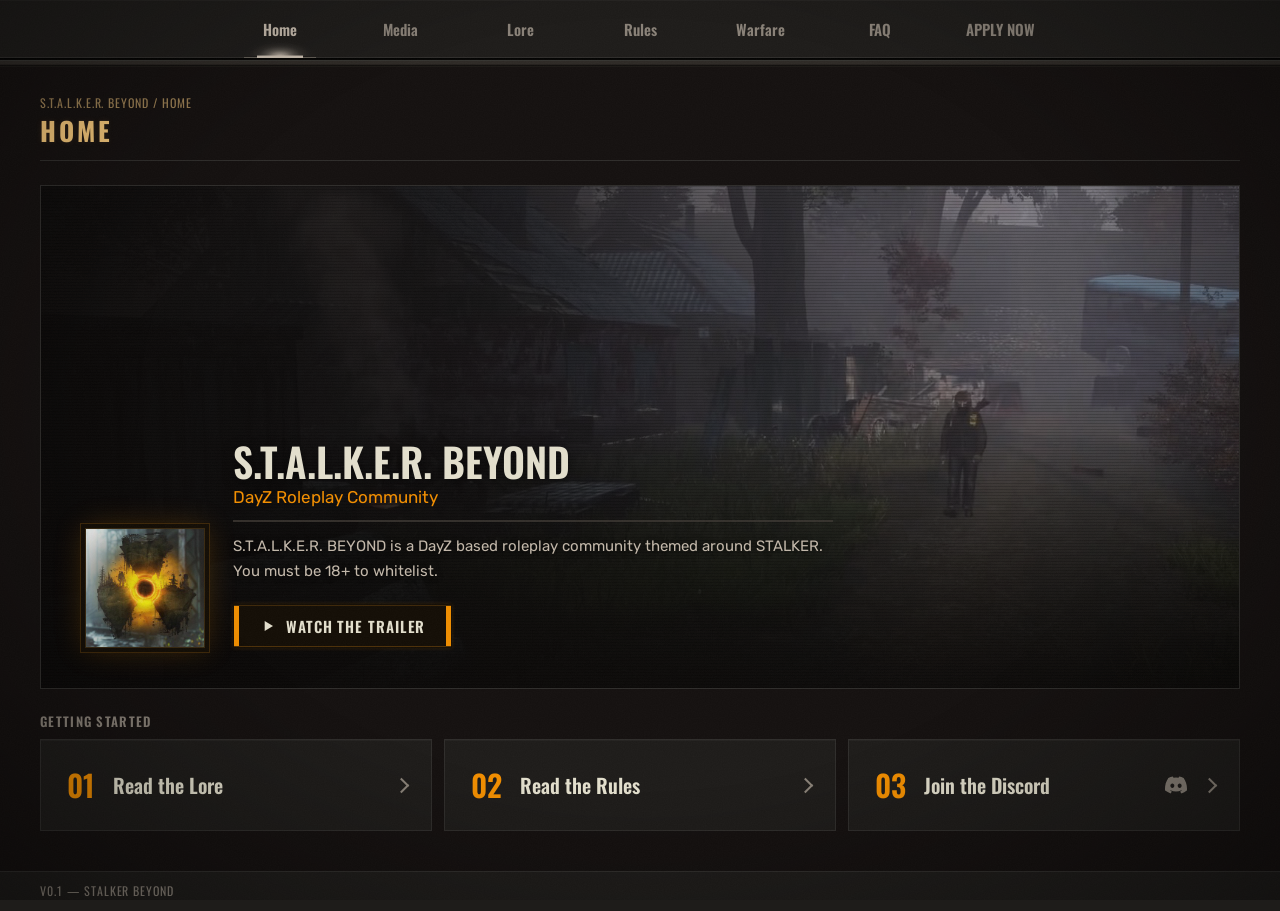
<file: index.html>
<!doctype html>
<html lang="en">
<head>
  <meta charset="utf-8" />
  <meta name="viewport" content="width=device-width,initial-scale=1" />
  <title>STALKER BEYOND</title>
  <meta name="description" content="STALKER BEYOND">
  <meta name="theme-color" content="#e3a85a">
  <meta property="og:type" content="website">
  <meta property="og:title" content="STALKER BEYOND">
  <meta property="og:description" content="STALKER BEYOND">
  <meta property="og:url" content="https://stalker-beyond.github.io/">
  <meta property="og:image" content="https://stalker-beyond.github.io/assets/beyond-icon.jpg">
  <meta http-equiv="refresh" content="0; url=./home/">
  <link rel="canonical" href="./home/">
  <script>location.replace('./home/');</script>
</head>
<body>
  <p>Redirecting to <a href="./home/">home</a>…</p>
</body>
</html>
</file>
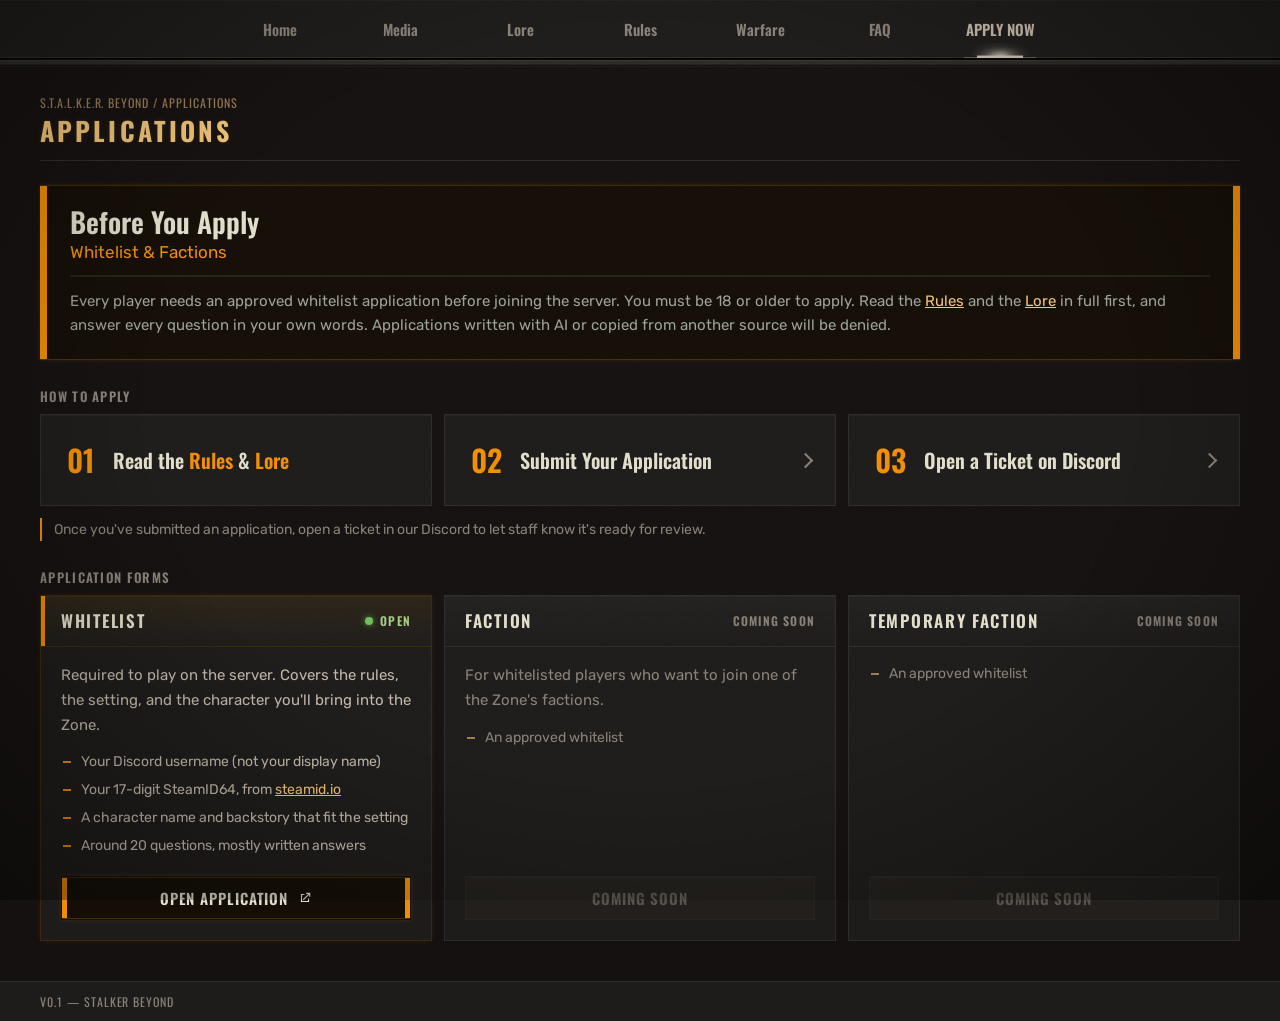
<file: apply-now/index.html>
<!doctype html>
<html lang="en">
<head>
  <meta charset="utf-8" />
  <meta name="viewport" content="width=device-width,initial-scale=1" />
  <title>STALKER BEYOND — APPLY NOW</title>
  <meta name="description" content="APPLY TO STALKER BEYOND.">
  <meta name="theme-color" content="#e3a85a">
  <meta property="og:type" content="website">
  <meta property="og:title" content="STALKER BEYOND — APPLY NOW">
  <meta property="og:description" content="APPLY TO STALKER BEYOND.">
  <meta property="og:url" content="https://stalker-beyond.github.io/apply-now/">
  <meta name="version" content="V0.1">
  <link rel="preconnect" href="https://fonts.googleapis.com">
  <link rel="preconnect" href="https://fonts.gstatic.com" crossorigin>
  <link href="https://fonts.googleapis.com/css2?family=Oswald:wght@400;600;700&family=Rubik:wght@300;400;500;700&display=swap" rel="stylesheet">
  <link rel="stylesheet" href="../styles.css">
</head>
<body>
  <div class="pda">
    <header class="pda-top">
      <nav aria-label="Main navigation">
        <a href="../home/">Home</a>
        <a href="../media/">Media</a>
        <a href="../lore/">Lore</a>
        <a href="../rules/">Rules</a>
        <a href="../warfare/">Warfare</a>
        <a href="../faq/">FAQ</a>
        <a href="./" class="active" aria-current="page">APPLY NOW</a>
      </nav>
    </header>
    <div class="pda-rail" aria-hidden="true"></div>

    <main class="pda-screen">
      <div class="titlebar">
        <div class="crumbs">S.T.A.L.K.E.R. BEYOND / APPLICATIONS</div>
        <h1>APPLICATIONS</h1>
      </div>

      <div class="content-panel apply">
        <section class="callout apply-intro">
          <h2>Before You Apply</h2>
          <p class="callout-sub">Whitelist &amp; Factions</p>
          <p>Every player needs an approved whitelist application before joining the server. You must be 18 or older to apply. Read the <a href="../rules/">Rules</a> and the <a href="../lore/">Lore</a> in full first, and answer every question in your own words. Applications written with AI or copied from another source will be denied.</p>
        </section>

        <section aria-labelledby="how-title">
          <h2 id="how-title" class="apply-section-title">How to Apply</h2>
          <ol class="steps">
            <li><div class="step"><span class="step-num">01</span><span class="step-label">Read the <a class="step-link" href="../rules/">Rules</a> &amp; <a class="step-link" href="../lore/">Lore</a></span></div></li>
            <li><a class="step" href="#applications"><span class="step-num">02</span><span class="step-label">Submit Your Application</span></a></li>
            <li><a class="step" href="https://discord.com/channels/1155358407113592872/1178439020141871144" data-app-href="discord://-/channels/1155358407113592872/1178439020141871144"><span class="step-num">03</span><span class="step-label">Open a Ticket on Discord</span></a></li>
          </ol>
          <p class="apply-note">Once you've submitted an application, open a ticket in our Discord to let staff know it's ready for review.</p>
        </section>

        <section id="applications" aria-labelledby="apps-title">
          <h2 id="apps-title" class="apply-section-title">Application Forms</h2>
          <div class="app-grid">
            <article class="app-card open">
              <header class="app-head">
                <h3>Whitelist</h3>
                <span class="app-status"><i aria-hidden="true"></i>Open</span>
              </header>
              <div class="app-body">
                <p>Required to play on the server. Covers the rules, the setting, and the character you'll bring into the Zone.</p>
                <ul class="app-needs">
                  <li>Your Discord username (not your display name)</li>
                  <li>Your 17-digit SteamID64, from <a href="https://steamid.io/" target="_blank" rel="noopener">steamid.io</a></li>
                  <li>A character name and backstory that fit the setting</li>
                  <li>Around 20 questions, mostly written answers</li>
                </ul>
              </div>
              <div class="app-foot">
                <a class="pda-button primary" href="https://docs.google.com/forms/d/e/1FAIpQLSdd2I5Ht9ZNEMuWJWcF53-SjRNfkGeG41NZfnGL7GY4XglfYw/viewform" target="_blank" rel="noopener">
                  Open Application
                  <svg viewBox="0 0 24 24" width="14" height="14" aria-hidden="true"><path fill="currentColor" d="M14 3h7v7h-2V6.41l-9.29 9.3-1.42-1.42 9.3-9.29H14V3zM5 5h6v2H7v10h10v-4h2v6H5V5z"/></svg>
                </a>
              </div>
            </article>

            <article class="app-card">
              <header class="app-head">
                <h3>Faction</h3>
                <span class="app-status">Coming Soon</span>
              </header>
              <div class="app-body">
                <p>For whitelisted players who want to join one of the Zone's factions.</p>
                <ul class="app-needs">
                  <li>An approved whitelist</li>
                </ul>
              </div>
              <div class="app-foot">
                <span class="pda-button" aria-disabled="true">Coming Soon</span>
              </div>
            </article>

            <article class="app-card">
              <header class="app-head">
                <h3>Temporary Faction</h3>
                <span class="app-status">Coming Soon</span>
              </header>
              <div class="app-body">
                <ul class="app-needs">
                  <li>An approved whitelist</li>
                </ul>
              </div>
              <div class="app-foot">
                <span class="pda-button" aria-disabled="true">Coming Soon</span>
              </div>
            </article>
          </div>
        </section>
      </div>
    </main>

    <footer class="pda-bottom">V0.1 — STALKER BEYOND</footer>
  </div>
  <script>
    // keep the current tab visible when the tab strip scrolls (narrow screens)
    (function(){var n=document.querySelector('nav'),a=n&&n.querySelector('a.active');if(!a)return;function c(){n.scrollLeft=a.offsetLeft-(n.clientWidth-a.offsetWidth)/2;}c();if(document.fonts)document.fonts.ready.then(c);})();
    // ticket step: open the Discord app, and fall back to Discord in the browser if no app takes the link
    (function(){var a=document.querySelector('a[data-app-href]');if(!a)return;
      // phones: the https link already opens the Discord app when it's installed
      if(window.matchMedia&&window.matchMedia('(pointer: coarse)').matches)return;
      a.addEventListener('click',function(e){
        if(e.button||e.ctrlKey||e.metaKey||e.shiftKey||e.altKey)return;
        e.preventDefault();
        var t,f;
        function stop(){clearTimeout(t);window.removeEventListener('blur',stop);document.removeEventListener('visibilitychange',hid);}
        function hid(){if(document.hidden)stop();}
        // the app (or the browser's "Open Discord?" prompt) takes focus away from the page
        window.addEventListener('blur',stop);document.addEventListener('visibilitychange',hid);
        t=setTimeout(function(){stop();location.href=a.href;},1500);
        // Firefox shows an error page for an unknown scheme, so it tries the app from a hidden frame
        if(/firefox/i.test(navigator.userAgent)){f=document.createElement('iframe');f.hidden=true;document.body.appendChild(f);f.src=a.getAttribute('data-app-href');}
        else location.href=a.getAttribute('data-app-href');
      });
    })();
  </script>
</body>
</html>
</file>
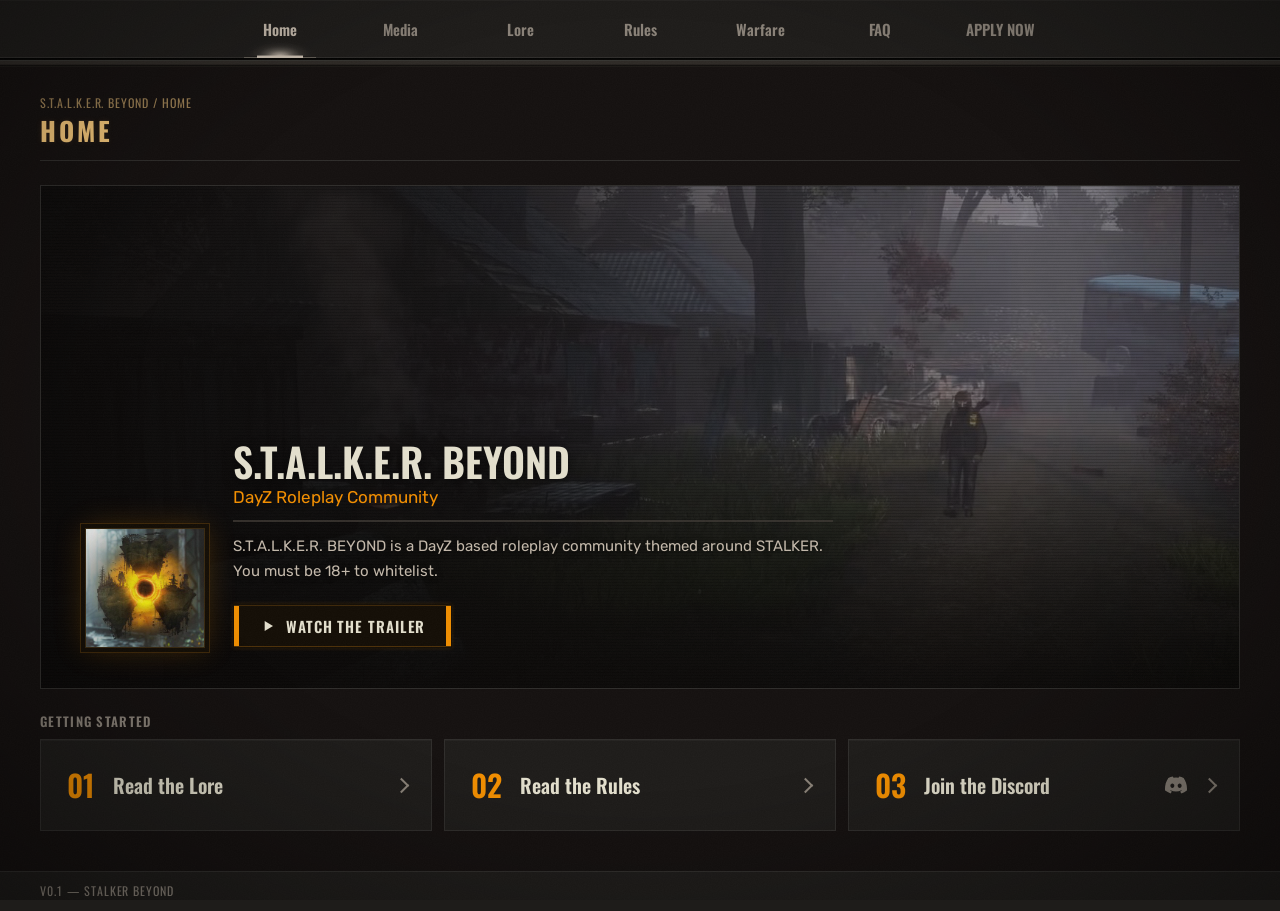
<file: home/index.html>
<!doctype html>
<html lang="en">
<head>
  <meta charset="utf-8" />
  <meta name="viewport" content="width=device-width,initial-scale=1" />
  <title>STALKER BEYOND — HOME</title>
  <meta name="description" content="STALKER BEYOND">
  <meta name="theme-color" content="#e3a85a">
  <meta property="og:type" content="website">
  <meta property="og:title" content="STALKER BEYOND — HOME">
  <meta property="og:description" content="STALKER BEYOND">
  <meta property="og:url" content="https://stalker-beyond.github.io/home/">
  <meta property="og:image" content="https://stalker-beyond.github.io/assets/beyond-icon.jpg">
  <meta name="version" content="V0.1">
  <link rel="preconnect" href="https://fonts.googleapis.com">
  <link rel="preconnect" href="https://fonts.gstatic.com" crossorigin>
  <link href="https://fonts.googleapis.com/css2?family=Oswald:wght@400;600;700&family=Rubik:wght@300;400;500;700&display=swap" rel="stylesheet">
  <link rel="stylesheet" href="../styles.css">
</head>
<body>
  <div class="pda">
    <header class="pda-top">
      <nav aria-label="Main navigation">
        <a href="./" class="active" aria-current="page">Home</a>
        <a href="../media/">Media</a>
        <a href="../lore/">Lore</a>
        <a href="../rules/">Rules</a>
        <a href="../warfare/">Warfare</a>
        <a href="../faq/">FAQ</a>
        <a href="../apply-now/">APPLY NOW</a>
      </nav>
    </header>
    <div class="pda-rail" aria-hidden="true"></div>

    <main class="pda-screen">
      <div class="titlebar">
        <div class="crumbs">S.T.A.L.K.E.R. BEYOND / HOME</div>
        <h1>HOME</h1>
      </div>

      <div class="content-panel home">
        <section class="home-cine" aria-label="S.T.A.L.K.E.R. BEYOND">
          <video class="cine-bg" autoplay muted loop playsinline preload="auto" poster="../assets/hero-poster.jpg" aria-hidden="true" tabindex="-1">
            <source src="../assets/video/hero-loop.mp4" type="video/mp4">
          </video>
          <div class="cine-shade" aria-hidden="true"></div>
          <div class="cine-content">
            <img class="home-logo" src="../assets/beyond-icon.jpg" alt="S.T.A.L.K.E.R. BEYOND emblem" width="120" height="120">
            <div class="home-intro">
              <h2>S.T.A.L.K.E.R. BEYOND</h2>
              <p class="home-sub">DayZ Roleplay Community</p>
              <p>S.T.A.L.K.E.R. BEYOND is a DayZ based roleplay community themed around STALKER. You must be 18+ to whitelist.</p>
              <div class="cine-actions">
                <button class="pda-button primary cine-play" type="button" aria-haspopup="dialog">
                  <svg viewBox="0 0 24 24" width="16" height="16" aria-hidden="true"><path fill="currentColor" d="M7 4.5v15l12.5-7.5z"/></svg>
                  Watch the Trailer
                </button>
                <p class="discord-live" hidden><i class="live-dot" aria-hidden="true"></i><b data-online></b> online <span>/</span> <b data-members></b> members</p>
              </div>
            </div>
          </div>
        </section>

        <section class="home-steps" aria-labelledby="steps-title">
          <h2 id="steps-title" class="home-steps-title">Getting Started</h2>
          <ol class="steps">
            <li><a class="step" href="../lore/"><span class="step-num">01</span><span class="step-label">Read the Lore</span></a></li>
            <li><a class="step" href="../rules/"><span class="step-num">02</span><span class="step-label">Read the Rules</span></a></li>
            <li><a class="step" href="https://discord.gg/SX2zFKFpmN" target="_blank" rel="noopener"><span class="step-num">03</span><span class="step-label">Join the Discord</span><svg viewBox="0 0 24 24" width="22" height="22" class="step-icon" aria-hidden="true"><path fill="currentColor" d="M20.317 4.37a19.79 19.79 0 0 0-4.885-1.515.074.074 0 0 0-.079.037c-.21.375-.444.865-.608 1.25a18.27 18.27 0 0 0-5.487 0 12.64 12.64 0 0 0-.617-1.25.077.077 0 0 0-.079-.037A19.74 19.74 0 0 0 3.677 4.37a.07.07 0 0 0-.032.028C.533 9.046-.32 13.58.099 18.058a.082.082 0 0 0 .031.056 19.9 19.9 0 0 0 5.993 3.03.078.078 0 0 0 .084-.028c.462-.63.874-1.295 1.226-1.994a.076.076 0 0 0-.041-.106 13.1 13.1 0 0 1-1.872-.892.077.077 0 0 1-.008-.128c.126-.094.252-.192.372-.291a.074.074 0 0 1 .078-.01c3.928 1.793 8.18 1.793 12.062 0a.074.074 0 0 1 .078.01c.12.098.246.198.373.292a.077.077 0 0 1-.006.127 12.3 12.3 0 0 1-1.873.892.077.077 0 0 0-.041.107c.36.698.772 1.362 1.225 1.993a.076.076 0 0 0 .084.028 19.84 19.84 0 0 0 6.002-3.03.077.077 0 0 0 .032-.054c.5-5.177-.838-9.674-3.549-13.66a.061.061 0 0 0-.031-.03zM8.02 15.33c-1.183 0-2.157-1.085-2.157-2.419 0-1.333.956-2.419 2.157-2.419 1.21 0 2.176 1.096 2.157 2.42 0 1.333-.956 2.418-2.157 2.418zm7.975 0c-1.183 0-2.157-1.085-2.157-2.419 0-1.333.955-2.419 2.157-2.419 1.21 0 2.176 1.096 2.157 2.42 0 1.333-.946 2.418-2.157 2.418z"/></svg></a></li>
          </ol>
        </section>

        <dialog class="trailer-dialog" aria-label="S.T.A.L.K.E.R. BEYOND trailer">
          <div class="trailer-frame">
            <div class="trailer-bar">
              <span>S.T.A.L.K.E.R. BEYOND — Trailer</span>
              <button class="trailer-close" type="button">Close <kbd>Esc</kbd></button>
            </div>
            <video class="trailer-video" controls playsinline preload="none" poster="../assets/hero-poster.jpg">
              <source src="../assets/video/trailer.mp4" type="video/mp4">
            </video>
          </div>
        </dialog>
      </div>
    </main>

    <footer class="pda-bottom">V0.1 — STALKER BEYOND</footer>
  </div>
  <script>
    // keep the current tab visible when the tab strip scrolls (narrow screens)
    (function(){var n=document.querySelector('nav'),a=n&&n.querySelector('a.active');if(!a)return;function c(){n.scrollLeft=a.offsetLeft-(n.clientWidth-a.offsetWidth)/2;}c();if(document.fonts)document.fonts.ready.then(c);})();
    // live Discord member/online counts from the public invite (stays hidden if it can't load)
    (function(){var box=document.querySelector('.discord-live');if(!box||!window.fetch)return;fetch('https://discord.com/api/v10/invites/SX2zFKFpmN?with_counts=true').then(function(r){return r.ok?r.json():null;}).then(function(d){if(!d||!d.approximate_member_count)return;box.querySelector('[data-online]').textContent=d.approximate_presence_count.toLocaleString();box.querySelector('[data-members]').textContent=d.approximate_member_count.toLocaleString();box.hidden=false;}).catch(function(){});})();
    // cinematic header: the background loop plays for everyone and only pauses while the trailer plays
    (function(){var bg=document.querySelector('.cine-bg'),dlg=document.querySelector('.trailer-dialog'),btn=document.querySelector('.cine-play');if(!bg)return;
      function loop(){if(dlg&&dlg.open)return;var p=bg.play();if(p&&p.catch)p.catch(function(){});}
      // browsers that hold back autoplay (battery saver, data saver, site settings) get another try on the first interaction
      function kick(){if(bg.paused)loop();}
      var ev=['pointerdown','touchstart','keydown','scroll'];for(var i=0;i<ev.length;i++)window.addEventListener(ev[i],kick,{passive:true});
      document.addEventListener('visibilitychange',function(){if(!document.hidden)kick();});
      loop();
      if(!dlg||!btn||!dlg.showModal){if(btn)btn.addEventListener('click',function(){location.href='../assets/video/trailer.mp4';});return;}
      var v=dlg.querySelector('video');
      var phone=window.matchMedia&&window.matchMedia('(max-width: 720px), (pointer: coarse)').matches;
      // phones: fullscreen the whole PDA player (bar + Close stay visible) and turn it sideways where the browser allows
      var frame=dlg.querySelector('.trailer-frame');
      function full(){if(frame.requestFullscreen){frame.requestFullscreen().then(function(){if(screen.orientation&&screen.orientation.lock)return screen.orientation.lock('landscape');}).catch(function(){});}}
      btn.addEventListener('click',function(){dlg.showModal();bg.pause();if(phone)full();var p=v.play();if(p&&p.catch)p.catch(function(){});});
      document.addEventListener('fullscreenchange',function(){if(!document.fullscreenElement&&phone&&dlg.open){if(screen.orientation&&screen.orientation.unlock)screen.orientation.unlock();dlg.close();}});
      dlg.addEventListener('close',function(){if(document.fullscreenElement&&document.exitFullscreen)document.exitFullscreen().catch(function(){});});
      dlg.querySelector('.trailer-close').addEventListener('click',function(){dlg.close();});
      dlg.addEventListener('click',function(e){if(e.target===dlg)dlg.close();});
      dlg.addEventListener('close',function(){v.pause();loop();btn.focus();});
    })();
  </script>
</body>
</html>
</file>
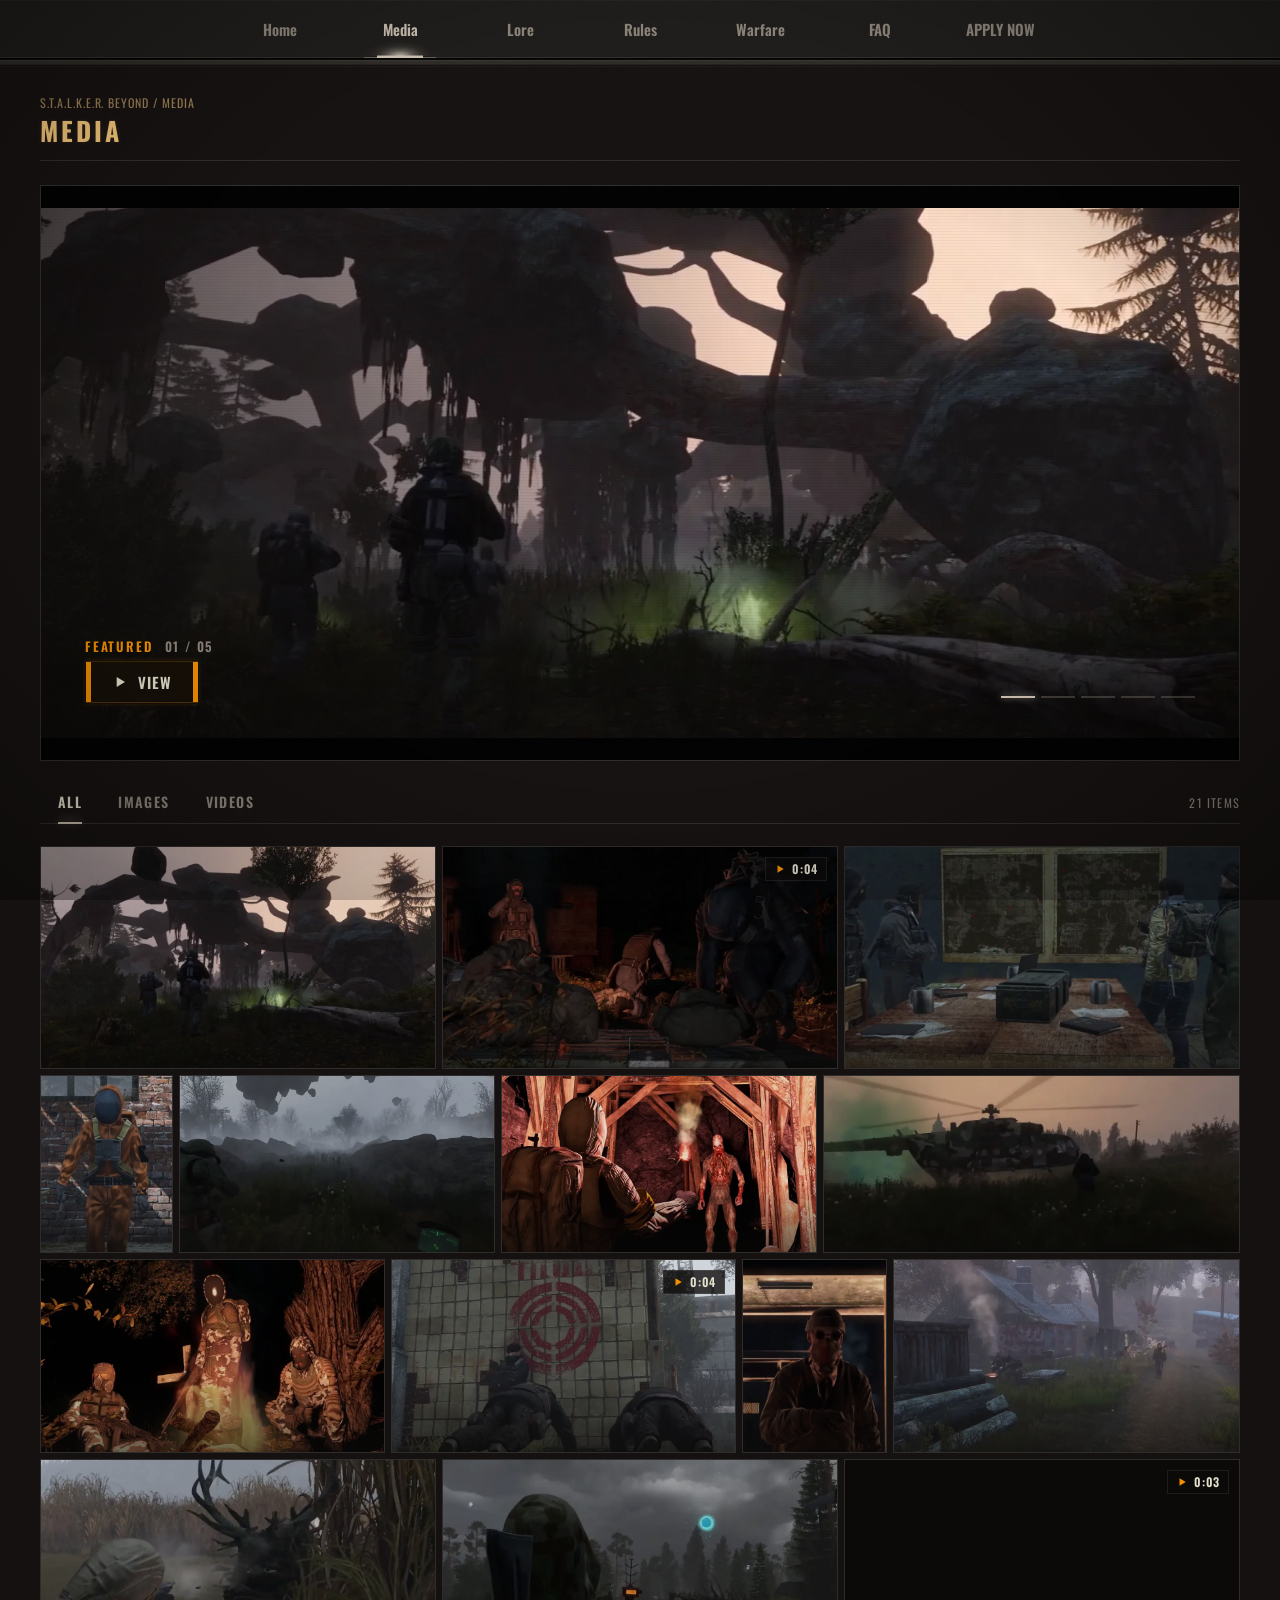
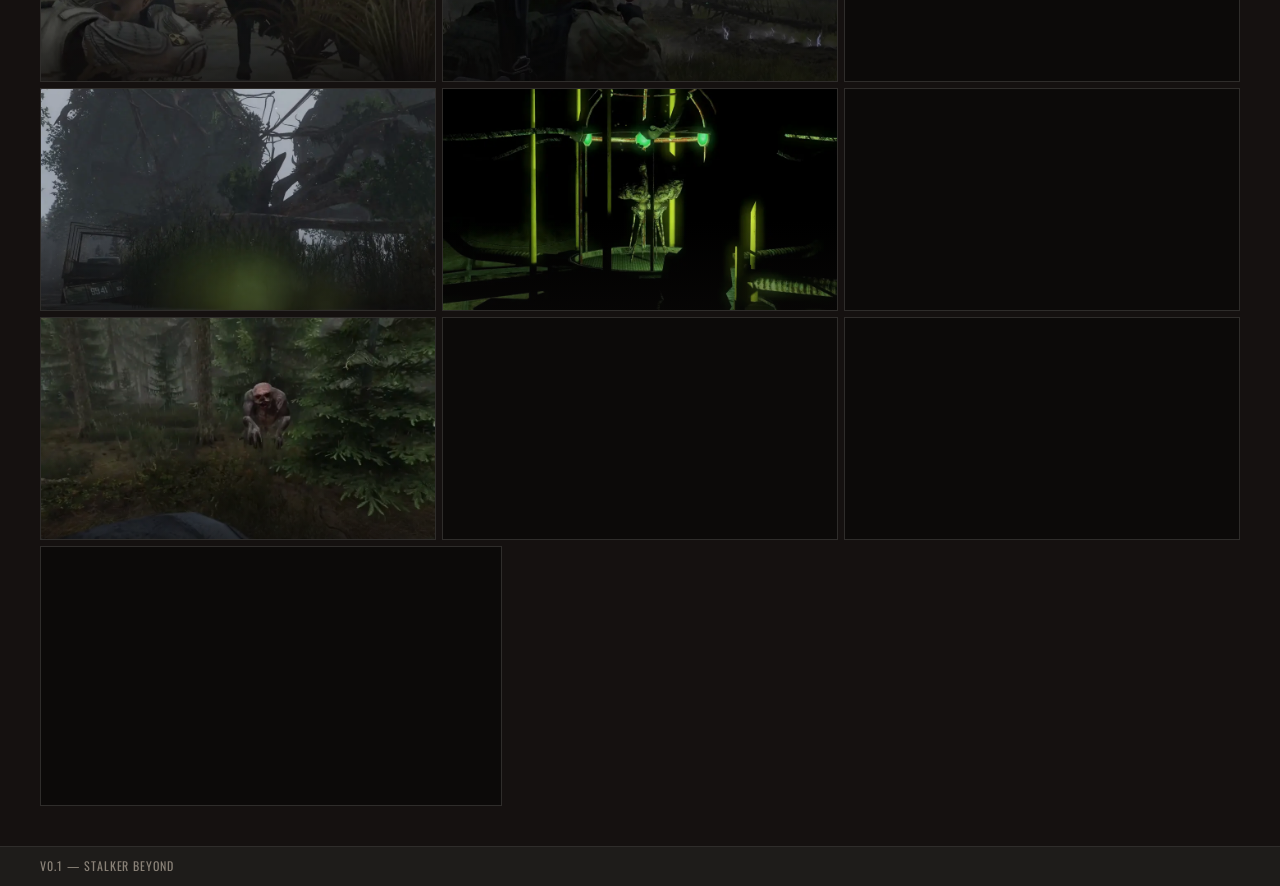
<file: media/index.html>
<!doctype html>
<html lang="en">
<head>
  <meta charset="utf-8" />
  <meta name="viewport" content="width=device-width,initial-scale=1" />
  <title>STALKER BEYOND — MEDIA</title>
  <meta name="description" content="MEDIA FOR STALKER BEYOND.">
  <meta name="theme-color" content="#e3a85a">
  <meta property="og:type" content="website">
  <meta property="og:title" content="STALKER BEYOND — MEDIA">
  <meta property="og:description" content="MEDIA FOR STALKER BEYOND.">
  <meta property="og:url" content="https://stalker-beyond.github.io/media/">
  <meta name="version" content="V0.1">
  <link rel="preconnect" href="https://fonts.googleapis.com">
  <link rel="preconnect" href="https://fonts.gstatic.com" crossorigin>
  <link href="https://fonts.googleapis.com/css2?family=Oswald:wght@400;600;700&family=Rubik:wght@300;400;500;700&display=swap" rel="stylesheet">
  <link rel="stylesheet" href="../styles.css">
</head>
<body>
  <div class="pda">
    <header class="pda-top">
      <nav aria-label="Main navigation">
        <a href="../home/">Home</a>
        <a href="./" class="active" aria-current="page">Media</a>
        <a href="../lore/">Lore</a>
        <a href="../rules/">Rules</a>
        <a href="../warfare/">Warfare</a>
        <a href="../faq/">FAQ</a>
        <a href="../apply-now/">APPLY NOW</a>
      </nav>
    </header>
    <div class="pda-rail" aria-hidden="true"></div>

    <main class="pda-screen">
      <div class="titlebar">
        <div class="crumbs">S.T.A.L.K.E.R. BEYOND / MEDIA</div>
        <h1>MEDIA</h1>
      </div>

      <div class="content-panel media">
        <section class="reel" aria-label="Featured media" hidden>
          <div class="reel-stage"></div>
          <div class="reel-shade" aria-hidden="true"></div>
          <div class="reel-info">
            <p class="reel-kicker">Featured <span class="reel-num"></span></p>
            <h2 class="reel-title"></h2>
            <button class="pda-button primary reel-open" type="button">
              <svg viewBox="0 0 24 24" width="16" height="16" aria-hidden="true"><path fill="currentColor" d="M7 4.5v15l12.5-7.5z"/></svg>
              View
            </button>
          </div>
          <div class="reel-ticks"></div>
        </section>

        <div class="media-bar" hidden>
          <div class="media-tabs" role="tablist" aria-label="Filter media"></div>
          <p class="media-count"></p>
        </div>

        <ul class="media-grid" aria-label="Media"></ul>
        <noscript><p class="media-empty">Turn on JavaScript to browse the media.</p></noscript>

        <dialog class="viewer" aria-label="Media viewer">
          <div class="viewer-frame">
            <div class="trailer-bar">
              <span class="viewer-count"></span>
              <button class="trailer-close" type="button">Close <kbd>Esc</kbd></button>
            </div>
            <div class="viewer-stage">
              <button class="viewer-nav prev" type="button" aria-label="Previous"><svg viewBox="0 0 24 24" width="28" height="28" aria-hidden="true"><path fill="currentColor" d="M15.4 5.4 14 4l-8 8 8 8 1.4-1.4L8.8 12z"/></svg></button>
              <button class="viewer-nav next" type="button" aria-label="Next"><svg viewBox="0 0 24 24" width="28" height="28" aria-hidden="true"><path fill="currentColor" d="M8.6 5.4 10 4l8 8-8 8-1.4-1.4 6.6-6.6z"/></svg></button>
            </div>
            <div class="viewer-caption">
              <h2 class="viewer-title"></h2>
              <p class="viewer-meta"></p>
            </div>
          </div>
        </dialog>
      </div>
    </main>

    <footer class="pda-bottom">V0.1 — STALKER BEYOND</footer>
  </div>
  <script>
    // keep the current tab visible when the tab strip scrolls (narrow screens)
    (function(){var n=document.querySelector('nav'),a=n&&n.querySelector('a.active');if(!a)return;function c(){n.scrollLeft=a.offsetLeft-(n.clientWidth-a.offsetWidth)/2;}c();if(document.fonts)document.fonts.ready.then(c);})();
    // media page: featured reel, filterable grid and full-screen viewer, all built from media.json (see tools/build_media.py)
    (function(){var panel=document.querySelector('.content-panel.media');if(!panel||!window.fetch)return;
      var reel=panel.querySelector('.reel'),rstage=reel.querySelector('.reel-stage'),rticks=reel.querySelector('.reel-ticks'),
          rtitle=reel.querySelector('.reel-title'),rnum=reel.querySelector('.reel-num'),
          bar=panel.querySelector('.media-bar'),tabs=panel.querySelector('.media-tabs'),count=panel.querySelector('.media-count'),
          grid=panel.querySelector('.media-grid'),dlg=panel.querySelector('.viewer'),vstage=dlg.querySelector('.viewer-stage'),
          vprev=dlg.querySelector('.prev'),vcount=dlg.querySelector('.viewer-count'),vtitle=dlg.querySelector('.viewer-title'),vmeta=dlg.querySelector('.viewer-meta'),vcap=dlg.querySelector('.viewer-caption');
      var items=[],shown=[],feat=[],REEL_MS=7000;
      var hover=window.matchMedia&&window.matchMedia('(hover: hover) and (pointer: fine)').matches;
      function url(p){return /^https?:/.test(p)?p:'../'+p;}
      function make(tag,cls){var e=document.createElement(tag);if(cls)e.className=cls;return e;}
      function name(it){return it.title||'';}
      function label(it){return it.title||(it.type==='image'?'Image':'Video');}
      function meta(it){return [it.category,it.credit,it.date].filter(Boolean).join('  ·  ');}
      function pad(n){return (n<10?'0':'')+n;}
      function clock(s){s=Math.round(s||0);return Math.floor(s/60)+':'+pad(s%60);}
      function thumb(it){return it.type==='youtube'?(it.thumb||'https://i.ytimg.com/vi/'+it.youtube+'/hqdefault.jpg'):url(it.thumb);}
      function playing(v){var p=v.play();if(p&&p.catch)p.catch(function(){});}

      // featured reel: slow pans over stills, muted loops for clips, crossfading every few seconds
      var cur=-1,timer=null;
      function slide(it,i){var s=make('div','reel-slide'),m;
        if(it.type==='video'){m=make('video','reel-media');m.muted=true;m.loop=true;m.playsInline=true;m.preload='none';m.poster=url(it.thumb);m.src=url(it.src);m.setAttribute('aria-hidden','true');}
        else{m=make('img','reel-media kb-'+(i%3));m.alt='';m.decoding='async';m.src=it.type==='image'?url(it.src):thumb(it);}
        s.appendChild(m);return s;}
      function reelTo(i){if(!feat.length)return;i=(i+feat.length)%feat.length;var slides=rstage.children,t=rticks.children;
        if(cur>-1){slides[cur].classList.remove('on');t[cur].classList.remove('on');var ov=slides[cur].querySelector('video');if(ov)setTimeout(function(){ov.pause();},1200);}
        cur=i;var s=slides[i],m=s.querySelector('.reel-media');
        if(m.tagName==='VIDEO'){m.currentTime=0;playing(m);}else{m.classList.remove('kb');void m.offsetWidth;m.classList.add('kb');}
        s.classList.add('on');void t[i].offsetWidth;t[i].classList.add('on');
        rtitle.textContent=name(feat[i]);rnum.textContent=pad(i+1)+' / '+pad(feat.length);
        clearTimeout(timer);timer=setTimeout(function(){reelTo(cur+1);},REEL_MS);}
      function reelHold(){clearTimeout(timer);var m=cur>-1&&rstage.children[cur].querySelector('video');if(m)m.pause();rticks.classList.add('held');}
      function reelGo(){if(dlg.open||document.hidden||cur<0)return;rticks.classList.remove('held');reelTo(cur);}
      document.addEventListener('visibilitychange',function(){if(document.hidden)reelHold();else reelGo();});
      reel.querySelector('.reel-open').addEventListener('click',function(){view(feat,cur);});

      // grid: justified rows, so every row fills the width exactly and each shot keeps its own shape
      function layout(){var W=grid.clientWidth;if(!W)return;var small=W<700,H=small?130:260,g=small?4:6,row=[],sum=0,tiles=grid.children;
        function fill(h,last){var used=0;row.forEach(function(li,k){var w=k===row.length-1&&!last?W-used:Math.floor(li._ar*h);li.style.width=w+'px';li.style.height=Math.round(h)+'px';used+=w+g;});row=[];sum=0;}
        for(var i=0;i<tiles.length;i++){row.push(tiles[i]);sum+=tiles[i]._ar;if(sum*H+(row.length-1)*g>=W)fill((W-(row.length-1)*g)/sum,false);}
        if(row.length)fill(H,true);}
      if(window.ResizeObserver)new ResizeObserver(function(){layout();}).observe(grid);
      else{var rz;window.addEventListener('resize',function(){clearTimeout(rz);rz=setTimeout(layout,120);});}
      var seen=window.IntersectionObserver?new IntersectionObserver(function(es){es.forEach(function(e){if(e.isIntersecting){e.target.classList.add('in');seen.unobserve(e.target);}});},{rootMargin:'0px 0px -6% 0px'}):null;
      function tile(it,i){var li=make('li','tile'),b=make('button','tile-btn'),img=make('img'),cap=make('span','tile-cap'),t=make('span','tile-title');
        b.type='button';b.setAttribute('aria-label',label(it));li._ar=(it.w||16)/(it.h||9);
        img.src=thumb(it);img.alt='';img.loading='lazy';img.decoding='async';b.appendChild(img);
        if(it.type!=='image'){var badge=make('span','tile-badge');badge.innerHTML='<svg viewBox="0 0 24 24" width="12" height="12" aria-hidden="true"><path fill="currentColor" d="M7 4.5v15l12.5-7.5z"/></svg>';
          if(it.duration)badge.appendChild(document.createTextNode(clock(it.duration)));b.appendChild(badge);}
        if(name(it)){t.textContent=name(it);cap.appendChild(t);}if(meta(it)){var m=make('span','tile-meta');m.textContent=meta(it);cap.appendChild(m);}if(cap.firstChild)b.appendChild(cap);
        // hovering a video tile plays its silent preview in place
        if(hover&&it.preview){var pv=null;
          b.addEventListener('mouseenter',function(){pv=make('video','tile-preview');pv.muted=true;pv.loop=true;pv.playsInline=true;pv.src=url(it.preview);b.insertBefore(pv,img.nextSibling);playing(pv);void pv.offsetWidth;pv.classList.add('on');});
          b.addEventListener('mouseleave',function(){if(pv){pv.pause();pv.remove();pv=null;}});}
        b.addEventListener('click',function(){view(shown,i);});
        li.style.setProperty('--d',(i%4)*70+'ms');li.appendChild(b);
        if(seen)seen.observe(li);else li.classList.add('in');return li;}
      function render(f){shown=items.filter(function(it){return f==='all'||(f==='image'?it.type==='image':f==='video'?it.type!=='image':it.category===f);});
        grid.textContent='';shown.forEach(function(it,i){grid.appendChild(tile(it,i));});layout();
        count.textContent=shown.length+(shown.length===1?' item':' items');}

      // tabs: All, Images and Videos, plus one per category once media.json has categories
      function tabsFor(){var list=[['all','All']],types={},cats=[];
        items.forEach(function(it){types[it.type==='image'?'image':'video']=1;if(it.category&&cats.indexOf(it.category)<0)cats.push(it.category);});
        if(types.image&&types.video)list.push(['image','Images'],['video','Videos']);
        cats.forEach(function(c){list.push([c,c]);});
        list.forEach(function(x,i){var b=make('button','media-tab');b.type='button';b.setAttribute('role','tab');b.setAttribute('aria-selected',i?'false':'true');b.textContent=x[1];
          b.addEventListener('click',function(){if(b.getAttribute('aria-selected')==='true')return;
            Array.prototype.forEach.call(tabs.children,function(o){o.setAttribute('aria-selected',o===b?'true':'false');});
            grid.classList.add('swap');setTimeout(function(){render(x[0]);grid.classList.remove('swap');},220);});
          tabs.appendChild(b);});}

      // viewer: full-screen PDA frame with crossfades, arrow keys, swipe and a shareable #link per item
      var list=[],vi=0,shownNode=null;
      function show(i,dir){vi=(i+list.length)%list.length;var it=list[vi],n;
        if(it.type==='image'){n=make('img','viewer-media');n.alt=label(it);n.src=url(it.src);}
        else if(it.type==='video'){n=make('video','viewer-media');n.controls=true;n.playsInline=true;n.poster=url(it.thumb);n.src=url(it.src);playing(n);}
        else{n=make('iframe','viewer-media');n.src='https://www.youtube-nocookie.com/embed/'+encodeURIComponent(it.youtube)+'?autoplay=1&rel=0&playsinline=1';n.title=label(it);n.allow='autoplay; fullscreen; picture-in-picture';n.allowFullscreen=true;}
        n.style.setProperty('--from',(dir||0)*28+'px');vstage.insertBefore(n,vprev);
        var old=shownNode;shownNode=n;void n.offsetWidth;n.classList.add('on');
        if(old){if(old.pause)old.pause();old.style.setProperty('--to',-(dir||0)*28+'px');old.classList.remove('on');old.classList.add('off');setTimeout(function(){old.remove();},450);}
        vcount.textContent=pad(vi+1)+' / '+pad(list.length);vtitle.textContent=name(it);vtitle.hidden=!name(it);vmeta.textContent=meta(it);vmeta.hidden=!meta(it);vcap.hidden=!name(it)&&!meta(it);
        [list[(vi+1)%list.length],list[(vi-1+list.length)%list.length]].forEach(function(nb){if(nb&&nb.type==='image')(new Image()).src=url(nb.src);});
        if(history.replaceState)history.replaceState(null,'','#'+it.id);}
      function view(l,i){list=l;if(!dlg.open)dlg.showModal();reelHold();show(i,0);}
      dlg.addEventListener('close',function(){if(shownNode){if(shownNode.pause)shownNode.pause();shownNode.remove();shownNode=null;}
        if(history.replaceState)history.replaceState(null,'',location.pathname+location.search);reelGo();});
      dlg.querySelector('.trailer-close').addEventListener('click',function(){dlg.close();});
      dlg.addEventListener('click',function(e){if(e.target===dlg)dlg.close();});
      vprev.addEventListener('click',function(){show(vi-1,-1);});
      dlg.querySelector('.next').addEventListener('click',function(){show(vi+1,1);});
      dlg.addEventListener('keydown',function(e){if(e.target.tagName==='VIDEO'&&(e.key==='ArrowLeft'||e.key==='ArrowRight'))return;
        if(e.key==='ArrowLeft'){e.preventDefault();show(vi-1,-1);}else if(e.key==='ArrowRight'){e.preventDefault();show(vi+1,1);}});
      var sx=null;vstage.addEventListener('touchstart',function(e){sx=e.touches[0].clientX;},{passive:true});
      vstage.addEventListener('touchend',function(e){if(sx===null)return;var dx=e.changedTouches[0].clientX-sx;sx=null;if(Math.abs(dx)>50)show(vi+(dx<0?1:-1),dx<0?1:-1);});

      fetch('./media.json').then(function(r){return r.json();}).then(function(d){items=d||[];if(!items.length)return;
        feat=items.filter(function(it){return it.featured;});if(!feat.length)feat=items.slice(0,5);
        feat.forEach(function(it,i){rstage.appendChild(slide(it,i));var t=make('button','reel-tick');t.type='button';t.setAttribute('aria-label','Featured '+(i+1));
          t.addEventListener('click',function(){reelTo(i);});rticks.appendChild(t);});
        reel.hidden=false;bar.hidden=false;tabsFor();render('all');
        // start the reel once its first shot has loaded, so it fades in instead of popping
        var first=rstage.firstChild.querySelector('.reel-media'),go=function(){if(cur<0)reelTo(0);};
        if(first.tagName==='IMG'&&!first.complete){first.addEventListener('load',go);first.addEventListener('error',go);setTimeout(go,3000);}else go();
        var id=location.hash.slice(1),at=-1;items.forEach(function(it,i){if(it.id===id)at=i;});if(at>-1)view(items,at);
      }).catch(function(){var p=make('p','media-empty');p.textContent='The media could not be loaded. Try refreshing the page.';grid.parentNode.insertBefore(p,grid);});
    })();
  </script>
</body>
</html>
</file>
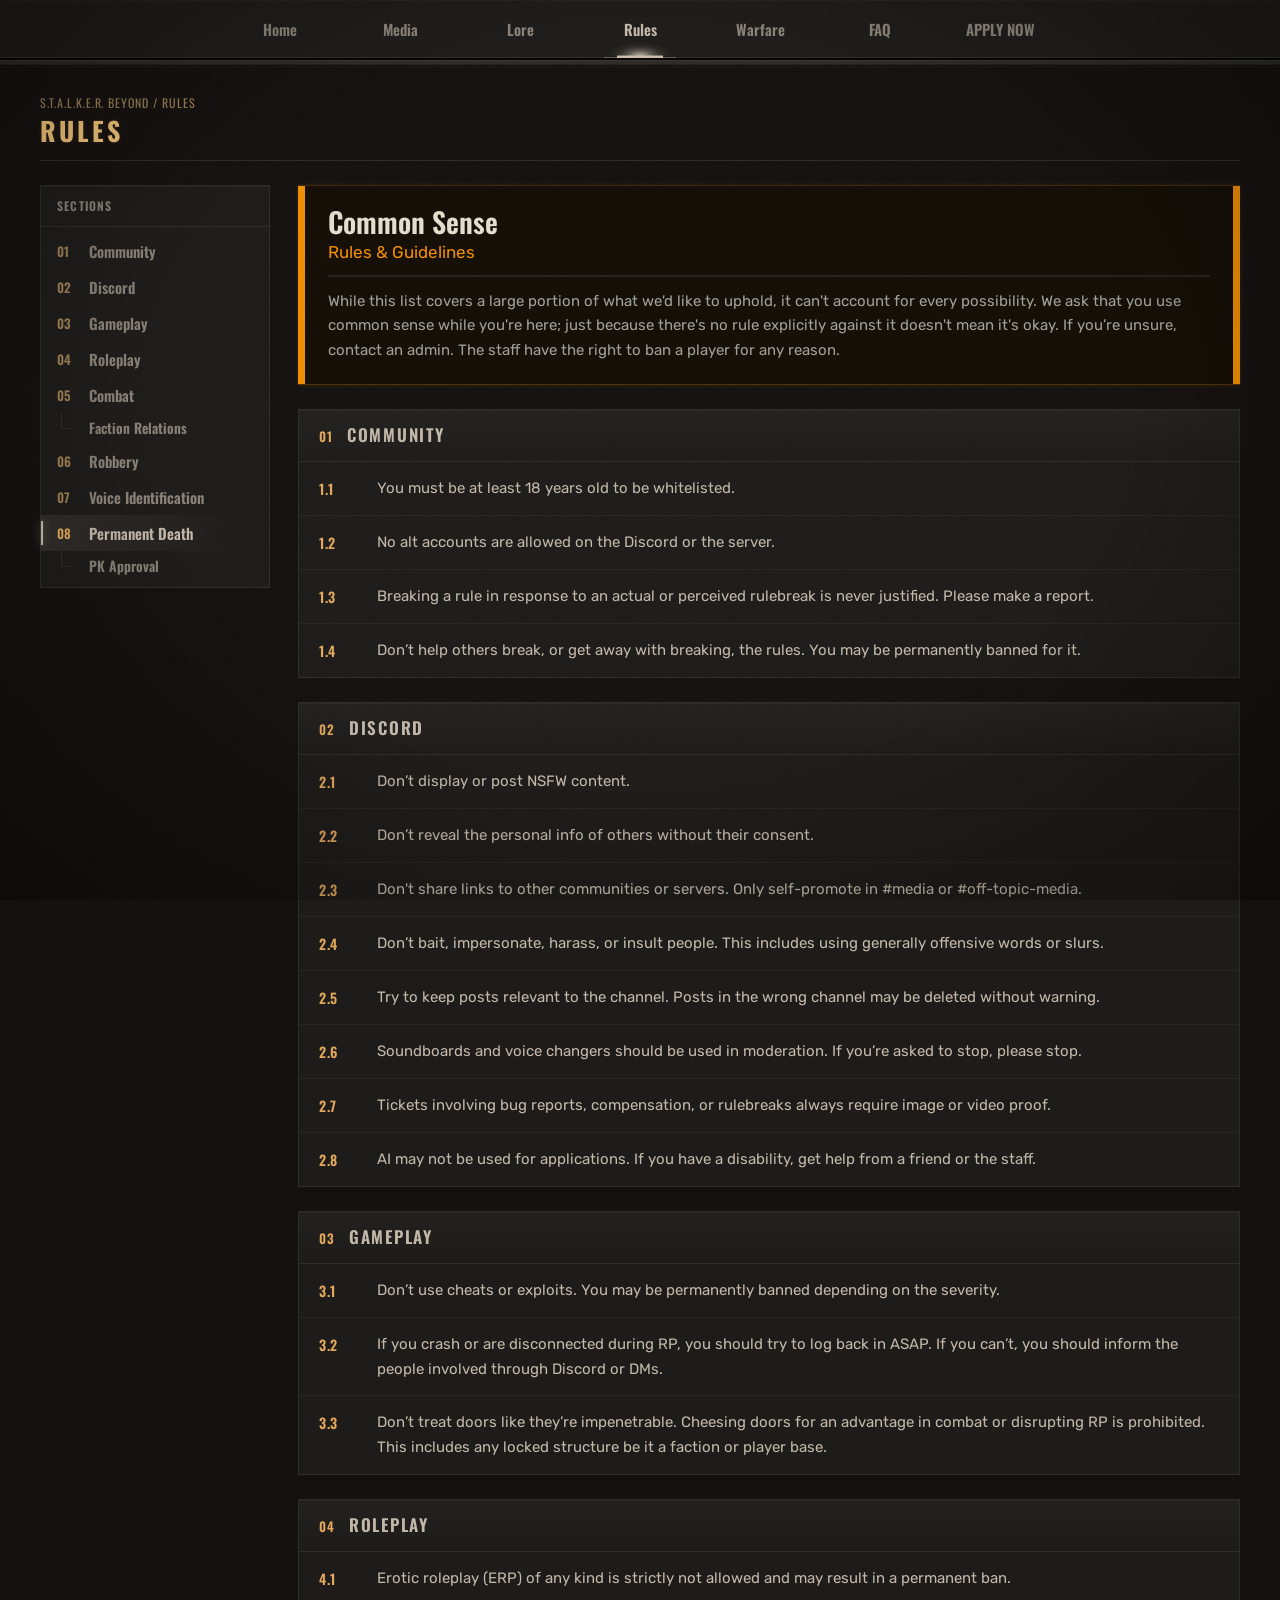
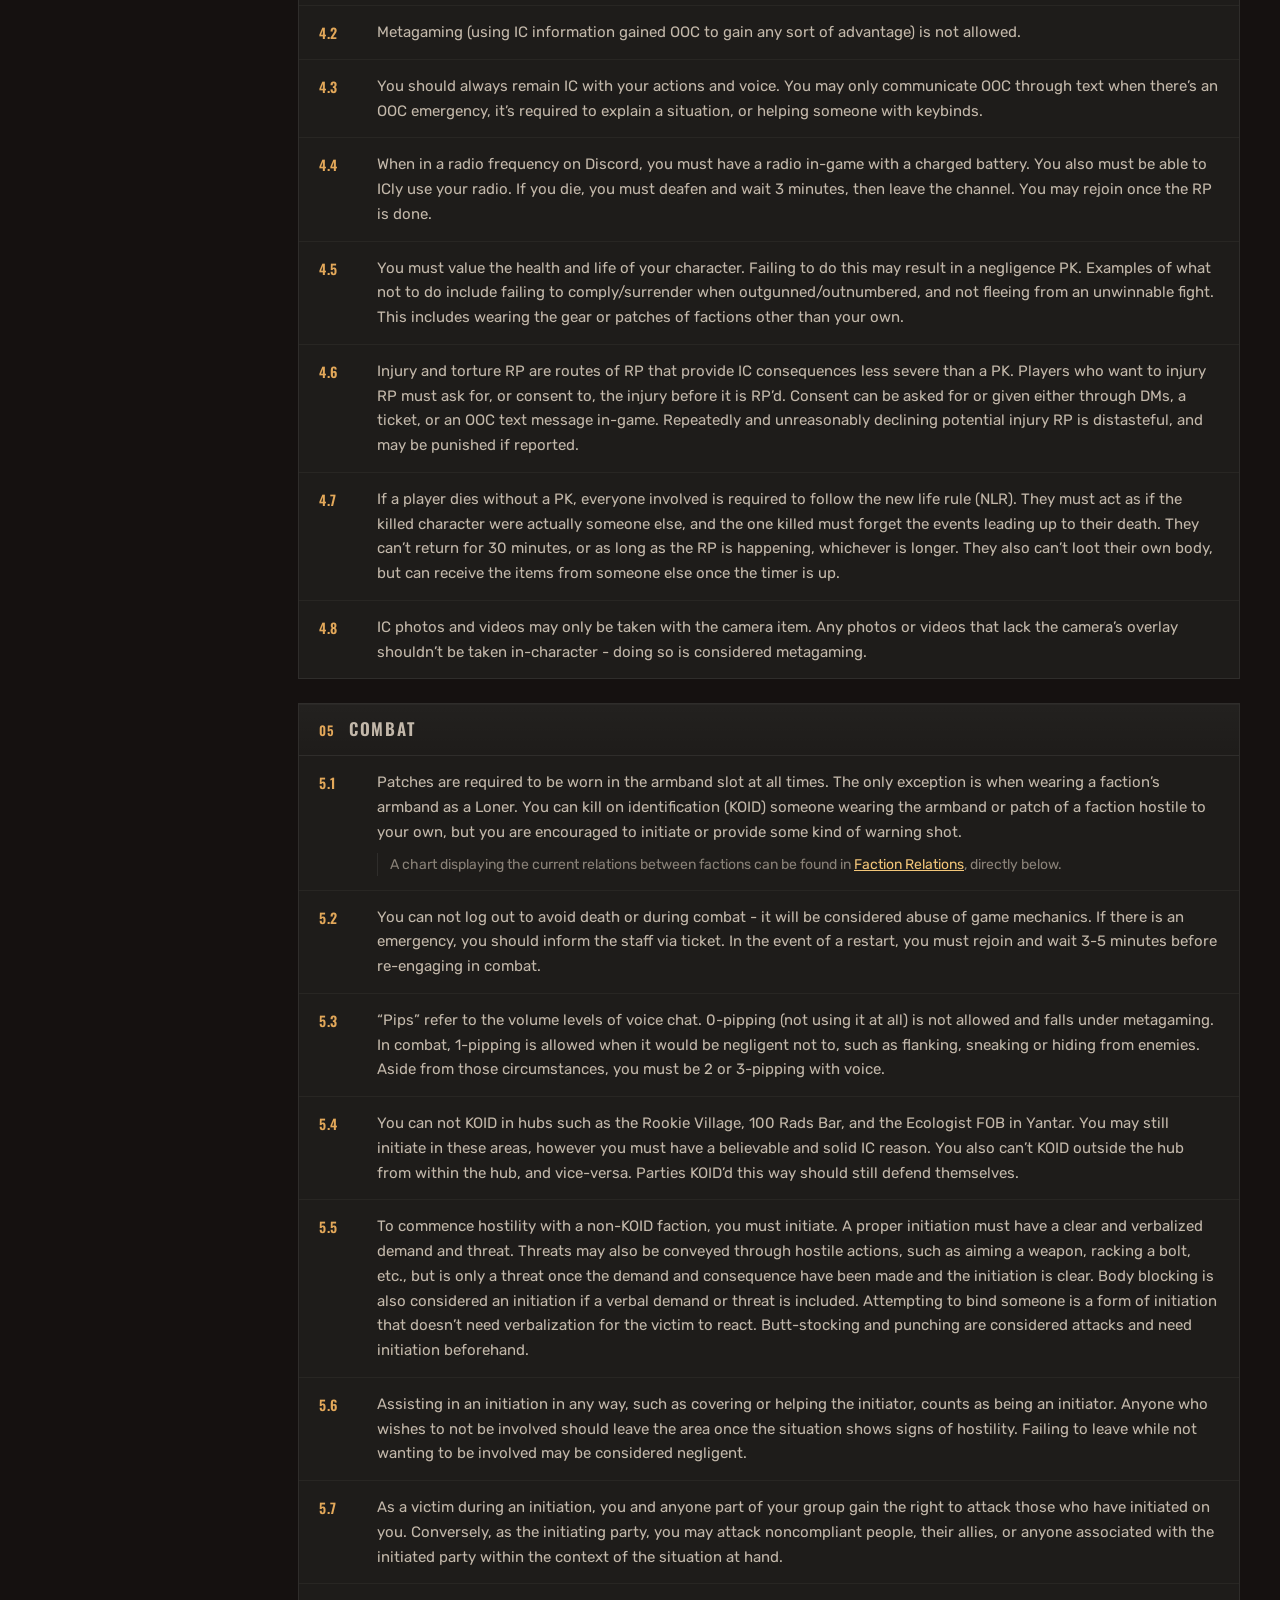
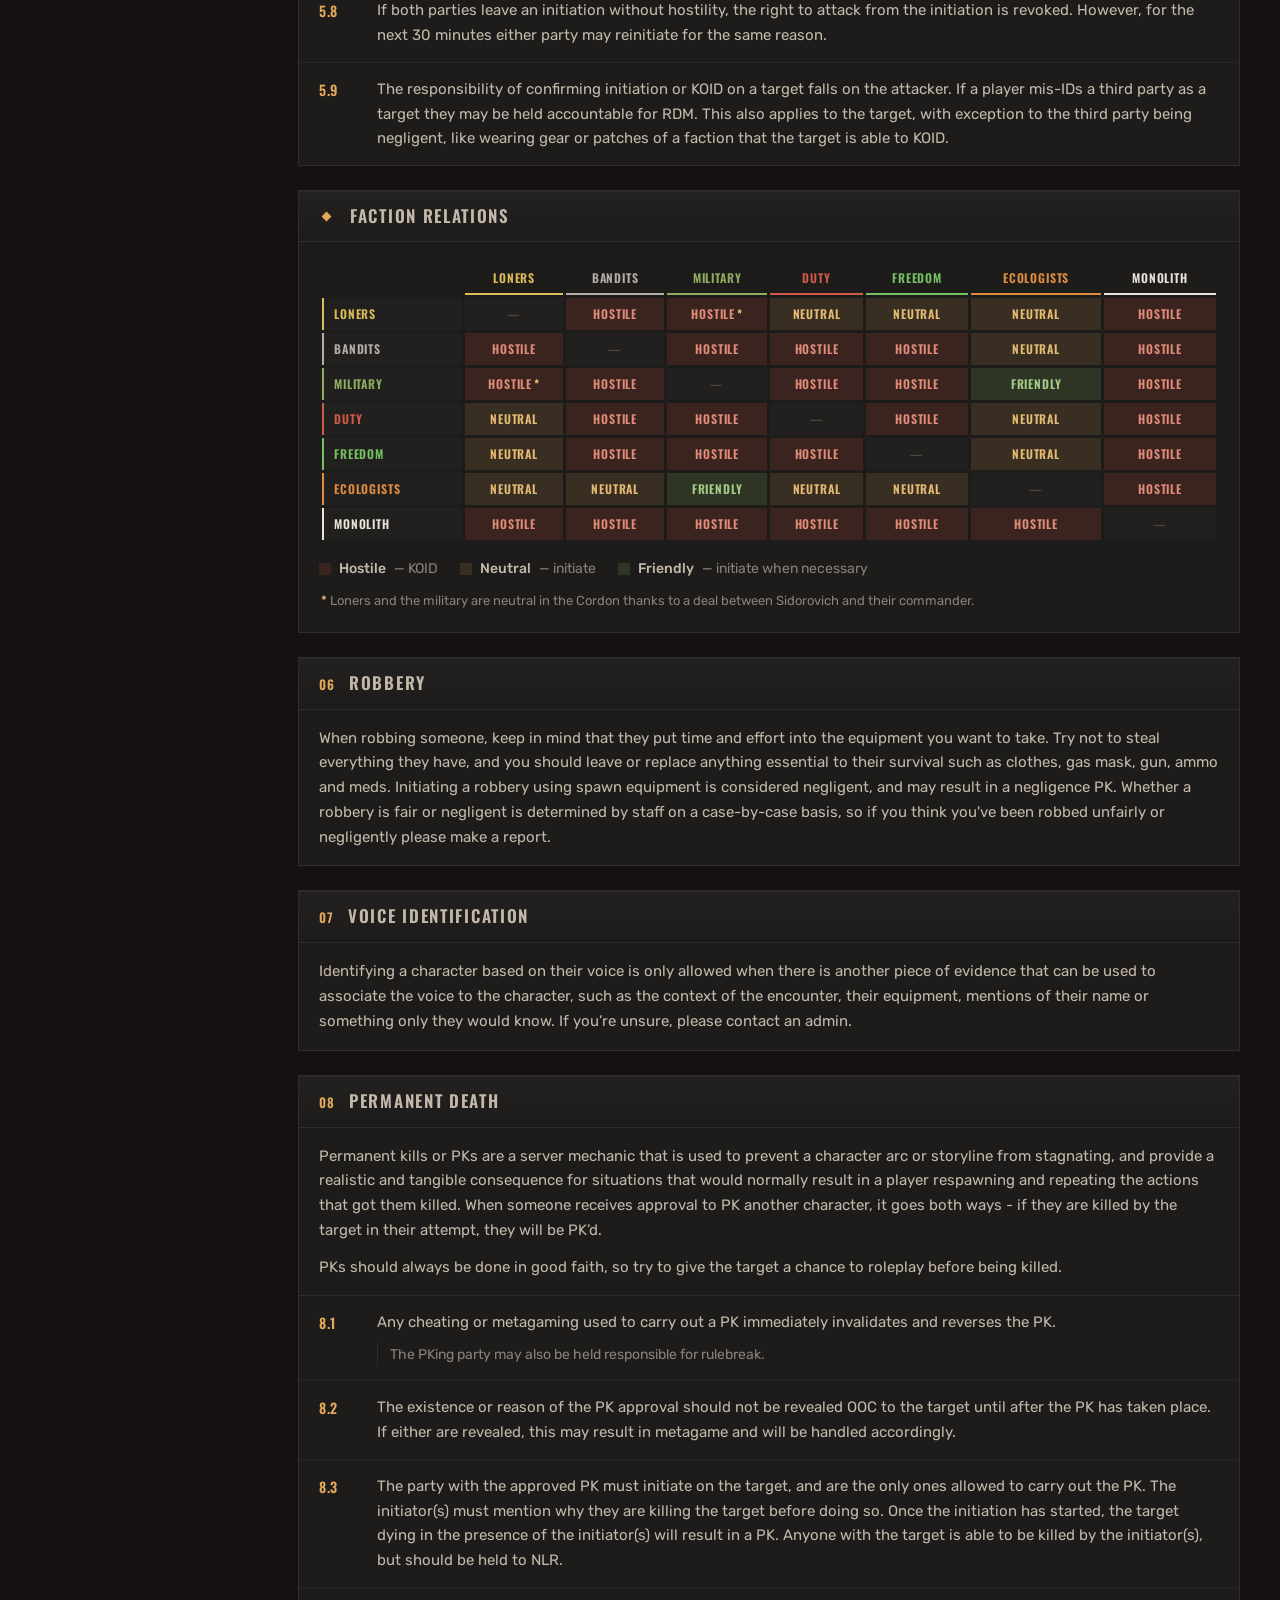
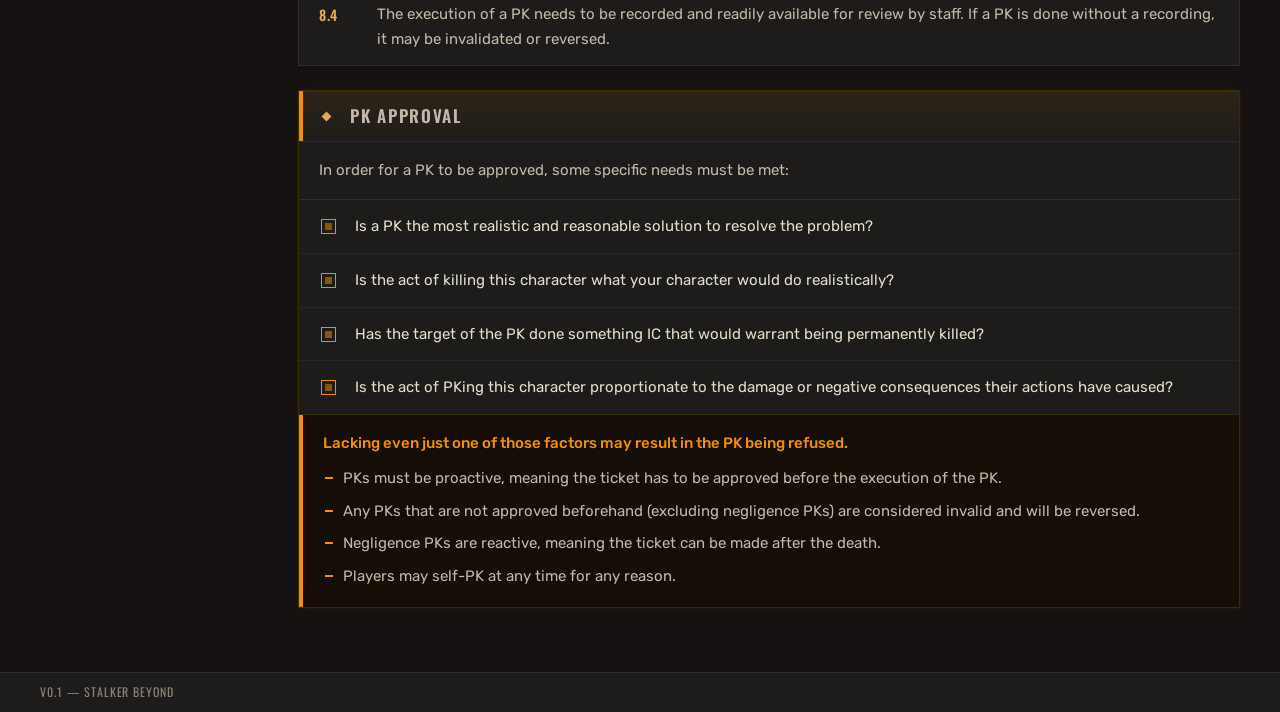
<file: rules/index.html>
<!doctype html>
<html lang="en">
<head>
  <meta charset="utf-8" />
  <meta name="viewport" content="width=device-width,initial-scale=1" />
  <title>STALKER BEYOND — RULES</title>
  <meta name="description" content="RULES FOR STALKER BEYOND.">
  <meta name="theme-color" content="#e3a85a">
  <meta property="og:type" content="website">
  <meta property="og:title" content="STALKER BEYOND — RULES">
  <meta property="og:description" content="RULES FOR STALKER BEYOND.">
  <meta property="og:url" content="https://stalker-beyond.github.io/rules/">
  <meta name="version" content="V0.1">
  <link rel="preconnect" href="https://fonts.googleapis.com">
  <link rel="preconnect" href="https://fonts.gstatic.com" crossorigin>
  <link href="https://fonts.googleapis.com/css2?family=Oswald:wght@400;600;700&family=Rubik:wght@300;400;500;700&display=swap" rel="stylesheet">
  <link rel="stylesheet" href="../styles.css">
</head>
<body>
  <div class="pda">
    <header class="pda-top">
      <nav aria-label="Main navigation">
        <a href="../home/">Home</a>
        <a href="../media/">Media</a>
        <a href="../lore/">Lore</a>
        <a href="./" class="active" aria-current="page">Rules</a>
        <a href="../warfare/">Warfare</a>
        <a href="../faq/">FAQ</a>
        <a href="../apply-now/">APPLY NOW</a>
      </nav>
    </header>
    <div class="pda-rail" aria-hidden="true"></div>

    <main class="pda-screen">
      <div class="titlebar">
        <div class="crumbs">S.T.A.L.K.E.R. BEYOND / RULES</div>
        <h1>RULES</h1>
      </div>

      <div class="content-panel rules">
        <aside class="rules-index" aria-label="Rule sections">
          <div class="rules-index-title">Sections</div>
          <ol>
            <li><a href="#community"><span>01</span>Community</a></li>
            <li><a href="#discord"><span>02</span>Discord</a></li>
            <li><a href="#gameplay"><span>03</span>Gameplay</a></li>
            <li><a href="#roleplay"><span>04</span>Roleplay</a></li>
            <li><a href="#combat"><span>05</span>Combat</a></li>
            <li class="sub"><a href="#faction-relations"><span aria-hidden="true"></span>Faction Relations</a></li>
            <li><a href="#robbery"><span>06</span>Robbery</a></li>
            <li><a href="#voice-identification"><span>07</span>Voice Identification</a></li>
            <li><a href="#permanent-death"><span>08</span>Permanent Death</a></li>
            <li class="sub"><a href="#pk-approval"><span aria-hidden="true"></span>PK Approval</a></li>
          </ol>
        </aside>

        <div class="rules-body">
          <section class="callout" id="common-sense">
            <h2>Common Sense</h2>
            <p class="callout-sub">Rules &amp; Guidelines</p>
            <p>While this list covers a large portion of what we'd like to uphold, it can't account for every possibility. We ask that you use common sense while you're here; just because there's no rule explicitly against it doesn't mean it's okay. If you’re unsure, contact an admin. The staff have the right to ban a player for any reason.</p>
          </section>

          <section class="rule-section" id="community">
            <h2><span class="sec-num">01</span>Community</h2>
            <ol class="rule-list">
              <li class="rule" id="r1-1"><a class="rule-num" href="#r1-1">1.1</a><p>You must be at least 18 years old to be whitelisted.</p></li>
              <li class="rule" id="r1-2"><a class="rule-num" href="#r1-2">1.2</a><p>No alt accounts are allowed on the Discord or the server.</p></li>
              <li class="rule" id="r1-3"><a class="rule-num" href="#r1-3">1.3</a><p>Breaking a rule in response to an actual or perceived rulebreak is never justified. Please make a report.</p></li>
              <li class="rule" id="r1-4"><a class="rule-num" href="#r1-4">1.4</a><p>Don’t help others break, or get away with breaking, the rules. You may be permanently banned for it.</p></li>
            </ol>
          </section>

          <section class="rule-section" id="discord">
            <h2><span class="sec-num">02</span>Discord</h2>
            <ol class="rule-list">
              <li class="rule" id="r2-1"><a class="rule-num" href="#r2-1">2.1</a><p>Don’t display or post NSFW content.</p></li>
              <li class="rule" id="r2-2"><a class="rule-num" href="#r2-2">2.2</a><p>Don’t reveal the personal info of others without their consent.</p></li>
              <li class="rule" id="r2-3"><a class="rule-num" href="#r2-3">2.3</a><p>Don't share links to other communities or servers. Only self-promote in #media or #off-topic-media.</p></li>
              <li class="rule" id="r2-4"><a class="rule-num" href="#r2-4">2.4</a><p>Don’t bait, impersonate, harass, or insult people. This includes using generally offensive words or slurs.</p></li>
              <li class="rule" id="r2-5"><a class="rule-num" href="#r2-5">2.5</a><p>Try to keep posts relevant to the channel. Posts in the wrong channel may be deleted without warning.</p></li>
              <li class="rule" id="r2-6"><a class="rule-num" href="#r2-6">2.6</a><p>Soundboards and voice changers should be used in moderation. If you’re asked to stop, please stop.</p></li>
              <li class="rule" id="r2-7"><a class="rule-num" href="#r2-7">2.7</a><p>Tickets involving bug reports, compensation, or rulebreaks always require image or video proof.</p></li>
              <li class="rule" id="r2-8"><a class="rule-num" href="#r2-8">2.8</a><p>AI may not be used for applications. If you have a disability, get help from a friend or the staff.</p></li>
            </ol>
          </section>

          <section class="rule-section" id="gameplay">
            <h2><span class="sec-num">03</span>Gameplay</h2>
            <ol class="rule-list">
              <li class="rule" id="r3-1"><a class="rule-num" href="#r3-1">3.1</a><p>Don’t use cheats or exploits. You may be permanently banned depending on the severity.</p></li>
              <li class="rule" id="r3-2"><a class="rule-num" href="#r3-2">3.2</a><p>If you crash or are disconnected during RP, you should try to log back in ASAP. If you can’t, you should inform the people involved through Discord or DMs.</p></li>
              <li class="rule" id="r3-3"><a class="rule-num" href="#r3-3">3.3</a><p>Don’t treat doors like they’re impenetrable. Cheesing doors for an advantage in combat or disrupting RP is prohibited. This includes any locked structure be it a faction or player base.</p></li>
            </ol>
          </section>

          <section class="rule-section" id="roleplay">
            <h2><span class="sec-num">04</span>Roleplay</h2>
            <ol class="rule-list">
              <li class="rule" id="r4-1"><a class="rule-num" href="#r4-1">4.1</a><p>Erotic roleplay (ERP) of any kind is strictly not allowed and may result in a permanent ban.</p></li>
              <li class="rule" id="r4-2"><a class="rule-num" href="#r4-2">4.2</a><p>Metagaming (using IC information gained OOC to gain any sort of advantage) is not allowed.</p></li>
              <li class="rule" id="r4-3"><a class="rule-num" href="#r4-3">4.3</a><p>You should always remain IC with your actions and voice. You may only communicate OOC through text when there’s an OOC emergency, it’s required to explain a situation, or helping someone with keybinds.</p></li>
              <li class="rule" id="r4-4"><a class="rule-num" href="#r4-4">4.4</a><p>When in a radio frequency on Discord, you must have a radio in-game with a charged battery. You also must be able to ICly use your radio. If you die, you must deafen and wait 3 minutes, then leave the channel. You may rejoin once the RP is done.</p></li>
              <li class="rule" id="r4-5"><a class="rule-num" href="#r4-5">4.5</a><p>You must value the health and life of your character. Failing to do this may result in a negligence PK. Examples of what not to do include failing to comply/surrender when outgunned/outnumbered, and not fleeing from an unwinnable fight. This includes wearing the gear or patches of factions other than your own.</p></li>
              <li class="rule" id="r4-6"><a class="rule-num" href="#r4-6">4.6</a><p>Injury and torture RP are routes of RP that provide IC consequences less severe than a PK. Players who want to injury RP must ask for, or consent to, the injury before it is RP’d. Consent can be asked for or given either through DMs, a ticket, or an OOC text message in-game. Repeatedly and unreasonably declining potential injury RP is distasteful, and may be punished if reported.</p></li>
              <li class="rule" id="r4-7"><a class="rule-num" href="#r4-7">4.7</a><p>If a player dies without a PK, everyone involved is required to follow the new life rule (NLR). They must act as if the killed character were actually someone else, and the one killed must forget the events leading up to their death. They can’t return for 30 minutes, or as long as the RP is happening, whichever is longer. They also can’t loot their own body, but can receive the items from someone else once the timer is up.</p></li>
              <li class="rule" id="r4-8"><a class="rule-num" href="#r4-8">4.8</a><p>IC photos and videos may only be taken with the camera item. Any photos or videos that lack the camera’s overlay shouldn’t be taken in-character - doing so is considered metagaming.</p></li>
            </ol>
          </section>

          <section class="rule-section" id="combat">
            <h2><span class="sec-num">05</span>Combat</h2>
            <ol class="rule-list">
              <li class="rule" id="r5-1"><a class="rule-num" href="#r5-1">5.1</a><p>Patches are required to be worn in the armband slot at all times. The only exception is when wearing a faction’s armband as a Loner. You can kill on identification (KOID) someone wearing the armband or patch of a faction hostile to your own, but you are encouraged to initiate or provide some kind of warning shot.</p><p class="rule-note">A chart displaying the current relations between factions can be found in <a href="#faction-relations">Faction Relations</a>, directly below.</p></li>
              <li class="rule" id="r5-2"><a class="rule-num" href="#r5-2">5.2</a><p>You can not log out to avoid death or during combat - it will be considered abuse of game mechanics. If there is an emergency, you should inform the staff via ticket. In the event of a restart, you must rejoin and wait 3-5 minutes before re-engaging in combat.</p></li>
              <li class="rule" id="r5-3"><a class="rule-num" href="#r5-3">5.3</a><p>“Pips” refer to the volume levels of voice chat. 0-pipping (not using it at all) is not allowed and falls under metagaming. In combat, 1-pipping is allowed when it would be negligent not to, such as flanking, sneaking or hiding from enemies. Aside from those circumstances, you must be 2 or 3-pipping with voice.</p></li>
              <li class="rule" id="r5-4"><a class="rule-num" href="#r5-4">5.4</a><p>You can not KOID in hubs such as the Rookie Village, 100 Rads Bar, and the Ecologist FOB in Yantar. You may still initiate in these areas, however you must have a believable and solid IC reason. You also can’t KOID outside the hub from within the hub, and vice-versa. Parties KOID’d this way should still defend themselves.</p></li>
              <li class="rule" id="r5-5"><a class="rule-num" href="#r5-5">5.5</a><p>To commence hostility with a non-KOID faction, you must initiate. A proper initiation must have a clear and verbalized demand and threat. Threats may also be conveyed through hostile actions, such as aiming a weapon, racking a bolt, etc., but is only a threat once the demand and consequence have been made and the initiation is clear. Body blocking is also considered an initiation if a verbal demand or threat is included. Attempting to bind someone is a form of initiation that doesn’t need verbalization for the victim to react. Butt-stocking and punching are considered attacks and need initiation beforehand.</p></li>
              <li class="rule" id="r5-6"><a class="rule-num" href="#r5-6">5.6</a><p>Assisting in an initiation in any way, such as covering or helping the initiator, counts as being an initiator. Anyone who wishes to not be involved should leave the area once the situation shows signs of hostility. Failing to leave while not wanting to be involved may be considered negligent.</p></li>
              <li class="rule" id="r5-7"><a class="rule-num" href="#r5-7">5.7</a><p>As a victim during an initiation, you and anyone part of your group gain the right to attack those who have initiated on you. Conversely, as the initiating party, you may attack noncompliant people, their allies, or anyone associated with the initiated party within the context of the situation at hand.</p></li>
              <li class="rule" id="r5-8"><a class="rule-num" href="#r5-8">5.8</a><p>If both parties leave an initiation without hostility, the right to attack from the initiation is revoked. However, for the next 30 minutes either party may reinitiate for the same reason.</p></li>
              <li class="rule" id="r5-9"><a class="rule-num" href="#r5-9">5.9</a><p>The responsibility of confirming initiation or KOID on a target falls on the attacker. If a player mis-IDs a third party as a target they may be held accountable for RDM. This also applies to the target, with exception to the third party being negligent, like wearing gear or patches of a faction that the target is able to KOID.</p></li>
            </ol>
          </section>

          <section class="rule-section sub-section" id="faction-relations">
            <h2><i class="sec-mark" aria-hidden="true"></i>Faction Relations</h2>
            <div class="relations">
              <div class="relations-scroll">
                <table>
                  <thead>
                    <tr>
                      <td class="rel-corner"></td>
                      <th scope="col" class="f-loners">Loners</th>
                      <th scope="col" class="f-bandits">Bandits</th>
                      <th scope="col" class="f-military">Military</th>
                      <th scope="col" class="f-duty">Duty</th>
                      <th scope="col" class="f-freedom">Freedom</th>
                      <th scope="col" class="f-ecologists">Ecologists</th>
                      <th scope="col" class="f-monolith">Monolith</th>
                    </tr>
                  </thead>
                  <tbody>
                    <tr>
                      <th scope="row" class="f-loners">Loners</th>
                      <td class="rel-x" aria-label="Same faction">—</td>
                      <td class="rel-h">Hostile</td>
                      <td class="rel-h">Hostile<span class="rel-star" title="Neutral in the Cordon">*</span></td>
                      <td class="rel-n">Neutral</td>
                      <td class="rel-n">Neutral</td>
                      <td class="rel-n">Neutral</td>
                      <td class="rel-h">Hostile</td>
                    </tr>
                    <tr>
                      <th scope="row" class="f-bandits">Bandits</th>
                      <td class="rel-h">Hostile</td>
                      <td class="rel-x" aria-label="Same faction">—</td>
                      <td class="rel-h">Hostile</td>
                      <td class="rel-h">Hostile</td>
                      <td class="rel-h">Hostile</td>
                      <td class="rel-n">Neutral</td>
                      <td class="rel-h">Hostile</td>
                    </tr>
                    <tr>
                      <th scope="row" class="f-military">Military</th>
                      <td class="rel-h">Hostile<span class="rel-star" title="Neutral in the Cordon">*</span></td>
                      <td class="rel-h">Hostile</td>
                      <td class="rel-x" aria-label="Same faction">—</td>
                      <td class="rel-h">Hostile</td>
                      <td class="rel-h">Hostile</td>
                      <td class="rel-f">Friendly</td>
                      <td class="rel-h">Hostile</td>
                    </tr>
                    <tr>
                      <th scope="row" class="f-duty">Duty</th>
                      <td class="rel-n">Neutral</td>
                      <td class="rel-h">Hostile</td>
                      <td class="rel-h">Hostile</td>
                      <td class="rel-x" aria-label="Same faction">—</td>
                      <td class="rel-h">Hostile</td>
                      <td class="rel-n">Neutral</td>
                      <td class="rel-h">Hostile</td>
                    </tr>
                    <tr>
                      <th scope="row" class="f-freedom">Freedom</th>
                      <td class="rel-n">Neutral</td>
                      <td class="rel-h">Hostile</td>
                      <td class="rel-h">Hostile</td>
                      <td class="rel-h">Hostile</td>
                      <td class="rel-x" aria-label="Same faction">—</td>
                      <td class="rel-n">Neutral</td>
                      <td class="rel-h">Hostile</td>
                    </tr>
                    <tr>
                      <th scope="row" class="f-ecologists">Ecologists</th>
                      <td class="rel-n">Neutral</td>
                      <td class="rel-n">Neutral</td>
                      <td class="rel-f">Friendly</td>
                      <td class="rel-n">Neutral</td>
                      <td class="rel-n">Neutral</td>
                      <td class="rel-x" aria-label="Same faction">—</td>
                      <td class="rel-h">Hostile</td>
                    </tr>
                    <tr>
                      <th scope="row" class="f-monolith">Monolith</th>
                      <td class="rel-h">Hostile</td>
                      <td class="rel-h">Hostile</td>
                      <td class="rel-h">Hostile</td>
                      <td class="rel-h">Hostile</td>
                      <td class="rel-h">Hostile</td>
                      <td class="rel-h">Hostile</td>
                      <td class="rel-x" aria-label="Same faction">—</td>
                    </tr>
                  </tbody>
                </table>
              </div>
              <ul class="relations-legend">
                <li><i class="swatch rel-h"></i><b>Hostile</b> — KOID</li>
                <li><i class="swatch rel-n"></i><b>Neutral</b> — initiate</li>
                <li><i class="swatch rel-f"></i><b>Friendly</b> — initiate when necessary</li>
              </ul>
              <p class="relations-note"><span class="rel-star">*</span> Loners and the military are neutral in the Cordon thanks to a deal between Sidorovich and their commander.</p>
            </div>
          </section>

          <section class="rule-section" id="robbery">
            <h2><span class="sec-num">06</span>Robbery</h2>
            <div class="section-text">
              <p>When robbing someone, keep in mind that they put time and effort into the equipment you want to take. Try not to steal everything they have, and you should leave or replace anything essential to their survival such as clothes, gas mask, gun, ammo and meds. Initiating a robbery using spawn equipment is considered negligent, and may result in a negligence PK. Whether a robbery is fair or negligent is determined by staff on a case-by-case basis, so if you think you've been robbed unfairly or negligently please make a report.</p>
            </div>
          </section>

          <section class="rule-section" id="voice-identification">
            <h2><span class="sec-num">07</span>Voice Identification</h2>
            <div class="section-text">
              <p>Identifying a character based on their voice is only allowed when there is another piece of evidence that can be used to associate the voice to the character, such as the context of the encounter, their equipment, mentions of their name or something only they would know. If you’re unsure, please contact an admin.</p>
            </div>
          </section>

          <section class="rule-section" id="permanent-death">
            <h2><span class="sec-num">08</span>Permanent Death</h2>
            <div class="section-text">
              <p>Permanent kills or PKs are a server mechanic that is used to prevent a character arc or storyline from stagnating, and provide a realistic and tangible consequence for situations that would normally result in a player respawning and repeating the actions that got them killed. When someone receives approval to PK another character, it goes both ways - if they are killed by the target in their attempt, they will be PK’d.</p>
              <p>PKs should always be done in good faith, so try to give the target a chance to roleplay before being killed.</p>
            </div>
            <ol class="rule-list">
              <li class="rule" id="r8-1"><a class="rule-num" href="#r8-1">8.1</a><p>Any cheating or metagaming used to carry out a PK immediately invalidates and reverses the PK.</p><p class="rule-note">The PKing party may also be held responsible for rulebreak.</p></li>
              <li class="rule" id="r8-2"><a class="rule-num" href="#r8-2">8.2</a><p>The existence or reason of the PK approval should not be revealed OOC to the target until after the PK has taken place. If either are revealed, this may result in metagame and will be handled accordingly.</p></li>
              <li class="rule" id="r8-3"><a class="rule-num" href="#r8-3">8.3</a><p>The party with the approved PK must initiate on the target, and are the only ones allowed to carry out the PK. The initiator(s) must mention why they are killing the target before doing so. Once the initiation has started, the target dying in the presence of the initiator(s) will result in a PK. Anyone with the target is able to be killed by the initiator(s), but should be held to NLR.</p></li>
              <li class="rule" id="r8-4"><a class="rule-num" href="#r8-4">8.4</a><p>The execution of a PK needs to be recorded and readily available for review by staff. If a PK is done without a recording, it may be invalidated or reversed.</p></li>
            </ol>
          </section>

          <section class="rule-section sub-section pk-approval" id="pk-approval">
            <h2><i class="sec-mark" aria-hidden="true"></i>PK Approval</h2>
            <div class="section-text">
              <p>In order for a PK to be approved, some specific needs must be met:</p>
            </div>
            <ul class="criteria">
              <li>Is a PK the most realistic and reasonable solution to resolve the problem?</li>
              <li>Is the act of killing this character what your character would do realistically?</li>
              <li>Has the target of the PK done something IC that would warrant being permanently killed?</li>
              <li>Is the act of PKing this character proportionate to the damage or negative consequences their actions have caused?</li>
            </ul>
            <div class="pk-policy">
              <p class="pk-policy-lead">Lacking even just one of those factors may result in the PK being refused.</p>
              <ul>
                <li>PKs must be proactive, meaning the ticket has to be approved before the execution of the PK.</li>
                <li>Any PKs that are not approved beforehand (excluding negligence PKs) are considered invalid and will be reversed.</li>
                <li>Negligence PKs are reactive, meaning the ticket can be made after the death.</li>
                <li>Players may self-PK at any time for any reason.</li>
              </ul>
            </div>
          </section>
        </div>
      </div>
    </main>

    <footer class="pda-bottom">V0.1 — STALKER BEYOND</footer>
  </div>
  <script>
    // keep the current tab visible when the tab strip scrolls (narrow screens)
    (function(){var n=document.querySelector('nav'),a=n&&n.querySelector('a.active');if(!a)return;function c(){n.scrollLeft=a.offsetLeft-(n.clientWidth-a.offsetWidth)/2;}c();if(document.fonts)document.fonts.ready.then(c);})();
    // highlight the section index entry for the section being read
    (function(){var links=[].slice.call(document.querySelectorAll('.rules-index a'));if(!links.length||!('IntersectionObserver' in window))return;var byId={};links.forEach(function(l){byId[l.hash.slice(1)]=l;});var io=new IntersectionObserver(function(es){es.forEach(function(e){if(e.isIntersecting)links.forEach(function(l){l.classList.toggle('current',l===byId[e.target.id]);});});},{rootMargin:'-15% 0px -75% 0px'});Object.keys(byId).forEach(function(id){var s=document.getElementById(id);if(s)io.observe(s);});})();
  </script>
</body>
</html>
</file>
<file: styles.css>
/* styles.css - centralized UI for the STALKER-BEYOND site, modelled on the STALKER 2 PDA
   - full-viewport "screen": tab bar, rail, content, bottom bar (no floating box)
   - nav tabs use the PDA selected-tab treatment: solid light bar + upward bloom
   - PDA colours sampled from an in-game screenshot; amber accents kept from v0.1
*/
:root{
  /* PDA surfaces */
  --pda-screen:#151110;
  --pda-panel:#1e1c1a;
  --pda-panel-hi:#252321;
  --pda-edge:#2f2d2b;
  --pda-text:#c3b8aa;
  --pda-text-dim:#8a8278;
  --pda-bar:#cbbfb1;
  --pda-bar-rgb:203,191,177;
  --pda-bar-ext:#645f57;
  /* v0.1 accents */
  --accent:#e3a85a;
  --accent-soft:#f3c679;
  --muted:#9b7f53;
  --card-radius:2px;
  --gutter:40px;
}

*{box-sizing:border-box}
html,body{margin:0;min-height:100%;background:var(--pda-screen);color:var(--pda-text);font-family:'Rubik',system-ui,-apple-system,'Segoe UI',sans-serif}

a{color:inherit}

.pda{position:relative;min-height:100vh;min-height:100dvh;display:flex;flex-direction:column}

/* screen grain + vignette, laid over everything like the PDA glass */
.pda::before,
.pda::after{content:"";position:fixed;inset:0;pointer-events:none;z-index:50}
.pda::before{
  opacity:.03;
  background-image:url("data:image/svg+xml,%3Csvg xmlns='http://www.w3.org/2000/svg' width='180' height='180'%3E%3Cfilter id='n'%3E%3CfeTurbulence type='fractalNoise' baseFrequency='.85' numOctaves='2' stitchTiles='stitch'/%3E%3CfeColorMatrix type='saturate' values='0'/%3E%3C/filter%3E%3Crect width='100%25' height='100%25' filter='url(%23n)'/%3E%3C/svg%3E");
}
.pda::after{background:radial-gradient(ellipse at 50% 45%, transparent 55%, rgba(0,0,0,.38) 100%)}

/* TOP BAR: full-width tab strip */
.pda-top{position:relative;flex:none;background:var(--pda-panel);box-shadow:inset 0 1px 0 var(--pda-panel-hi)}
.pda-top::after{content:"";position:absolute;left:0;right:0;bottom:0;height:1px;background:var(--pda-edge);pointer-events:none}

nav{display:flex;overflow-x:auto;-webkit-overflow-scrolling:touch;scrollbar-width:none;padding:0 var(--gutter)}
nav::-webkit-scrollbar{display:none}
/* auto margins centre the tabs but still let them scroll from the first one when they overflow */
nav a:first-child{margin-left:auto}
nav a:last-child{margin-right:auto}

/* Tab geometry follows the reference at 1:1 (cap height 12px). Every tab is the same width and
   carries the same highlight, so nothing changes size between pages or while fonts load:
   bar 2px tall; bloom = bar + 14px each side, 16px tall; dim 1px extension = bar + 13px each side;
   baseline sits ~20px above the bar. */
nav a{
  --tab-w:120px;
  --bar-w:46px;
  position:relative;
  z-index:1;
  flex:0 0 auto;
  width:var(--tab-w);
  padding:22px 0 21px;
  text-align:center;
  font-family:'Oswald',sans-serif;
  font-weight:600;
  font-size:15px;
  line-height:15px;
  letter-spacing:0;
  white-space:nowrap;
  color:var(--pda-text-dim);
  text-decoration:none;
  transition:color .15s ease;
  -webkit-font-smoothing:antialiased;
}

/* bloom: light thrown upward from the bar */
nav a::before{
  content:"";
  position:absolute;
  left:calc(50% - var(--bar-w) / 2 - 14px);
  width:calc(var(--bar-w) + 28px);
  bottom:2px;
  height:16px;
  background:radial-gradient(ellipse 50% 100% at 50% 100%,
    rgba(var(--pda-bar-rgb),.86) 0%,
    rgba(var(--pda-bar-rgb),.765) 9.4%,
    rgba(var(--pda-bar-rgb),.66) 15.6%,
    rgba(var(--pda-bar-rgb),.574) 21.9%,
    rgba(var(--pda-bar-rgb),.45) 28.1%,
    rgba(var(--pda-bar-rgb),.353) 34.4%,
    rgba(var(--pda-bar-rgb),.265) 40.6%,
    rgba(var(--pda-bar-rgb),.21) 46.9%,
    rgba(var(--pda-bar-rgb),.148) 53.1%,
    rgba(var(--pda-bar-rgb),.099) 59.4%,
    rgba(var(--pda-bar-rgb),.068) 65.6%,
    rgba(var(--pda-bar-rgb),.049) 71.9%,
    rgba(var(--pda-bar-rgb),.031) 78.1%,
    rgba(var(--pda-bar-rgb),.012) 84.4%,
    rgba(var(--pda-bar-rgb),0) 100%);
  opacity:0;
  transition:opacity .15s ease;
  pointer-events:none;
}

/* bar: solid, crisp-edged */
nav a::after{
  content:"";
  position:absolute;
  left:calc(50% - var(--bar-w) / 2);
  width:var(--bar-w);
  bottom:0;
  height:2px;
  background:var(--pda-bar);
  box-shadow:0 -1px 0 rgba(var(--pda-bar-rgb),.45);
  opacity:0;
  transition:opacity .15s ease;
  pointer-events:none;
}

nav a.active{
  color:var(--pda-text);
  background:linear-gradient(var(--pda-bar-ext),var(--pda-bar-ext)) 50% 100% / calc(var(--bar-w) + 26px) 1px no-repeat;
}
nav a.active::before,
nav a.active::after{opacity:1}

nav a:hover,
nav a:focus-visible{color:var(--pda-text)}
nav a:not(.active):hover::before,
nav a:not(.active):hover::after,
nav a:not(.active):focus-visible::before,
nav a:not(.active):focus-visible::after{opacity:.35}

nav a:focus-visible{outline:1px solid var(--pda-text-dim);outline-offset:-8px}

/* rail under the tab strip: black gap, lit edge, groove */
.pda-rail{
  flex:none;
  height:9px;
  background:linear-gradient(to bottom,
    #030302 0 1px, #070605 1px 2px,
    #363531 2px 3px, #2e2a26 3px 6px, #25211e 6px 7px,
    #12100e 7px 8px, #1c1916 8px 9px);
}

/* SCREEN: content uses the full width */
main.pda-screen{
  flex:1;
  display:block;
  padding:28px var(--gutter) 40px;
}

.titlebar{display:flex;flex-direction:column;gap:6px;padding-bottom:14px;margin-bottom:24px;border-bottom:1px solid var(--pda-edge)}
.crumbs{color:var(--muted);font-family:'Oswald',sans-serif;font-size:12px;line-height:16px;letter-spacing:0.08em;text-transform:uppercase}
.titlebar h1{margin:0;color:var(--accent-soft);font-family:'Oswald',sans-serif;font-weight:700;letter-spacing:0.12em;text-transform:uppercase;font-size:26px;line-height:1.1;text-shadow:0 0 6px rgba(227,168,90,0.12)}

.leftcol,.rightcol{display:none}
.card{background:var(--pda-panel);border-radius:var(--card-radius);padding:20px;border:1px solid var(--pda-edge);box-shadow:inset 0 1px 0 var(--pda-panel-hi)}
.card.empty{display:none !important}

.content-panel{width:100%}
.content-panel .page-title{display:none !important}

.pda-screen img{display:block;width:100%;height:auto;max-height:480px;object-fit:cover;border-radius:var(--card-radius);background-color:rgba(0,0,0,0.04)}
.img-contain{object-fit:contain}

/* RULES PAGE: PDA notes layout (section index left, entries right) */
html{scroll-behavior:smooth}

.content-panel.rules{display:grid;grid-template-columns:230px minmax(0,1fr);gap:28px;align-items:start}

.rules-index{position:sticky;top:20px;background:var(--pda-panel);border:1px solid var(--pda-edge);box-shadow:inset 0 1px 0 var(--pda-panel-hi)}
.rules-index-title{padding:12px 16px;border-bottom:1px solid var(--pda-edge);color:var(--pda-text-dim);font-family:'Oswald',sans-serif;font-weight:600;font-size:12px;line-height:16px;letter-spacing:.1em;text-transform:uppercase}
.rules-index ol{list-style:none;margin:0;padding:6px 0}
.rules-index a{position:relative;display:flex;gap:12px;padding:9px 16px;color:var(--pda-text-dim);text-decoration:none;font-family:'Oswald',sans-serif;font-weight:600;font-size:15px;line-height:18px;transition:color .15s ease,background-color .15s ease}
.rules-index a span{min-width:20px;color:var(--muted);font-size:13px}
.rules-index a:hover{color:var(--pda-text);background-color:rgba(var(--pda-bar-rgb),.04)}
.rules-index a.current{color:var(--pda-text);background:linear-gradient(90deg,rgba(var(--pda-bar-rgb),.10),rgba(var(--pda-bar-rgb),0) 85%)}
.rules-index a.current::before{content:"";position:absolute;left:0;top:6px;bottom:6px;width:2px;background:var(--pda-bar);box-shadow:0 0 8px rgba(var(--pda-bar-rgb),.55)}
.rules-index a.current span{color:var(--accent)}
/* sub-sections (Faction Relations, PK Approval) hang off the section above */
.rules-index li.sub a{padding-top:6px;padding-bottom:6px;font-size:14px}
.rules-index li.sub a span{position:relative;align-self:stretch}
.rules-index li.sub a span::before{content:"";position:absolute;left:4px;top:-6px;width:9px;height:calc(50% + 6px);border-left:1px solid var(--pda-edge);border-bottom:1px solid var(--pda-edge)}
.rules-index li.sub a.current span::before{border-color:var(--accent)}

.rules-body{color:var(--pda-text);font-size:15px;line-height:1.65}
.rules-body p{margin:0}
.rules-body a{color:var(--accent-soft)}

/* callout = a highlighted PDA Notes entry: dark orange fill with solid orange end bars and a
   glowing edge, note title + orange subtitle + divider + grey text (colours sampled in-game) */
.callout{
  margin-bottom:24px;
  padding:20px 30px 22px;
  background:
    linear-gradient(#ef8e01,#ef8e01) left / 7px 100% no-repeat,
    linear-gradient(#ef8e01,#ef8e01) right / 7px 100% no-repeat,
    #140e06;
  box-shadow:inset 0 1px 0 #3e280a,inset 0 -1px 0 #4d3009,0 0 4px rgba(239,142,1,.16);
}
.callout h2{
  margin:0;
  color:#e3dfcd;
  font-family:'Oswald',sans-serif;
  font-weight:600;
  font-size:28px;
  line-height:34px;
}
.rules-body .callout-sub,
.apply .callout-sub{
  margin:2px 0 0;
  padding-bottom:12px;
  border-bottom:2px solid #24211e;
  color:#f38f01;
  font-size:17px;
  line-height:22px;
}
.rules-body .callout-sub + p,.apply .callout-sub + p{margin-top:12px;color:#9fa299}

.rule-section{margin-bottom:24px;background:var(--pda-panel);border:1px solid var(--pda-edge);box-shadow:inset 0 1px 0 var(--pda-panel-hi);scroll-margin-top:20px}
.rule-section h2{display:flex;align-items:baseline;gap:14px;margin:0;padding:14px 20px;border-bottom:1px solid var(--pda-edge);background:linear-gradient(180deg,rgba(255,255,255,.025),rgba(255,255,255,0));color:var(--pda-text);font-family:'Oswald',sans-serif;font-weight:600;font-size:17px;line-height:22px;letter-spacing:.1em;text-transform:uppercase}
.sec-num{color:var(--accent);font-size:13px;letter-spacing:.08em}
.sec-mark{flex:none;align-self:center;width:7px;height:7px;margin:0 6px 0 4px;background:var(--accent);transform:rotate(45deg)}

.rule-list{list-style:none;margin:0;padding:0}
.rule{display:grid;grid-template-columns:44px minmax(0,1fr);column-gap:14px;padding:14px 20px;border-top:1px solid rgba(47,45,43,.6);scroll-margin-top:20px}
.rule:first-child{border-top:0}
.rule > p{grid-column:2}
.rule:target{background:rgba(227,168,90,.07)}
.rules-body .rule-num{grid-row:1 / span 2;color:var(--accent);text-decoration:none;font-family:'Oswald',sans-serif;font-weight:600;font-size:14px;line-height:25px;letter-spacing:.04em}
.rules-body .rule-num:hover{color:var(--accent-soft);text-decoration:underline}
.rule-note{margin-top:8px !important;padding-left:12px;border-left:1px solid var(--pda-edge);color:var(--pda-text-dim);font-size:14px}

.section-text{display:grid;gap:12px;padding:16px 20px}
.section-text + .rule-list,
.rule-list + .section-text{border-top:1px solid var(--pda-edge)}

/* PK Approval: requirement checklist + highlighted approval policy */
.pk-approval{border-color:#3e280a;box-shadow:inset 0 1px 0 var(--pda-panel-hi),0 0 6px rgba(239,142,1,.08)}
.pk-approval h2{border-bottom-color:#3e280a;background:linear-gradient(#ef8e01,#ef8e01) left / 4px 100% no-repeat,linear-gradient(180deg,rgba(239,142,1,.07),rgba(239,142,1,0))}
.criteria{list-style:none;margin:0;padding:0;border-top:1px solid var(--pda-edge)}
.criteria li{position:relative;padding:14px 20px 14px 56px;border-top:1px solid rgba(47,45,43,.6);color:#e3dfcd}
.criteria li:first-child{border-top:0}
.criteria li::before{content:"";position:absolute;left:22px;top:19px;width:13px;height:13px;border:1px solid #ef8e01;box-shadow:inset 0 0 0 3px var(--pda-panel),inset 0 0 0 7px rgba(239,142,1,.5)}
.pk-policy{padding:16px 20px 18px 24px;border-top:1px solid #3e280a;background:linear-gradient(#ef8e01,#ef8e01) left / 4px 100% no-repeat,#140e06}
.rules-body .pk-policy-lead{margin-bottom:10px;color:#f38f01;font-weight:500}
.pk-policy ul{list-style:none;margin:0;padding:0;display:grid;gap:8px}
.pk-policy li{position:relative;padding-left:20px;color:var(--pda-text)}
.pk-policy li::before{content:"";position:absolute;left:2px;top:11px;width:8px;height:2px;background:#ef8e01}

/* faction relations grid */
.relations{padding:18px 20px 20px}
.relations-scroll{overflow-x:auto}
.relations table{width:100%;min-width:660px;border-collapse:separate;border-spacing:3px;font-family:'Oswald',sans-serif;font-weight:600;font-size:12px;line-height:14px;letter-spacing:.07em;text-transform:uppercase}
.relations th{padding:8px 6px;color:var(--fc);font-weight:600;white-space:nowrap}
.relations thead th{text-align:center;border-bottom:2px solid var(--fc)}
.relations tbody th{text-align:left;padding-left:10px;border-left:2px solid var(--fc);background:rgba(255,255,255,.015)}
.relations td{padding:9px 4px;text-align:center;white-space:nowrap}
.relations .rel-corner{background:none}
.rel-h{background:rgba(198,76,58,.17);color:#e08b78}
.rel-n{background:rgba(227,168,90,.13);color:#e6bb73}
.rel-f{background:rgba(124,176,92,.17);color:#a6cd86}
.rel-x{background:rgba(255,255,255,.02);color:#4a4642}
.rel-star{margin-left:2px;color:var(--accent-soft)}
.f-loners{--fc:#dcbd57}
.f-bandits{--fc:#b3aea6}
.f-military{--fc:#8fae62}
.f-duty{--fc:#cf5a47}
.f-freedom{--fc:#74c062}
.f-ecologists{--fc:#e08d42}
.f-monolith{--fc:#e9e4da}

.relations-legend{list-style:none;display:flex;flex-wrap:wrap;gap:8px 22px;margin:14px 0 0;padding:0;color:var(--pda-text-dim);font-size:14px}
.relations-legend li{display:flex;align-items:center;gap:8px}
.relations-legend b{color:var(--pda-text);font-weight:500}
.swatch{display:inline-block;width:12px;height:12px}
.relations-note{margin-top:10px !important;color:var(--pda-text-dim);font-size:13px}

/* HOME PAGE */
.content-panel.home{display:grid;gap:24px;color:var(--pda-text);font-size:15px;line-height:1.65}
.home p{margin:0}

/* cinematic header: muted trailer loop behind a PDA-screen shade */
.home-cine{position:relative;display:flex;align-items:flex-end;min-height:clamp(400px,56vh,600px);overflow:hidden;background:#0c0a09 url("assets/hero-poster.jpg") center / cover no-repeat;border:1px solid var(--pda-edge);box-shadow:inset 0 1px 0 var(--pda-panel-hi)}
.cine-bg{position:absolute;inset:0;width:100%;height:100%;object-fit:cover;filter:saturate(.8) contrast(1.05) brightness(.9)}
.pda-screen .home-cine img.home-logo{width:120px;height:120px;max-height:none;border-radius:0}
.cine-shade{position:absolute;inset:0;background:
  repeating-linear-gradient(180deg,rgba(0,0,0,.18) 0 1px,transparent 1px 3px),
  linear-gradient(90deg,rgba(12,10,9,.94) 0%,rgba(12,10,9,.78) 34%,rgba(12,10,9,.28) 68%,rgba(12,10,9,.12) 100%),
  linear-gradient(0deg,rgba(12,10,9,.9) 0%,rgba(12,10,9,0) 50%),
  radial-gradient(ellipse at 50% 40%,transparent 50%,rgba(0,0,0,.45) 100%)}
.cine-content{position:relative;display:flex;align-items:flex-end;gap:28px;width:100%;max-width:960px;padding:40px 44px}
.home-logo{display:block;flex:none;border:1px solid #3a2a12;box-shadow:0 0 0 4px #140e06,0 0 0 5px #3e280a,0 0 28px rgba(243,143,1,.25)}
.home-intro h2{margin:0;color:#e3dfcd;font-family:'Oswald',sans-serif;font-weight:600;font-size:40px;line-height:46px;text-shadow:0 2px 12px rgba(0,0,0,.6)}
.home .home-sub{margin:2px 0 12px;padding-bottom:12px;border-bottom:2px solid rgba(60,55,50,.8);color:#f38f01;font-size:17px;line-height:22px}
.home-intro > p:not(.home-sub){max-width:600px;color:#c3b8aa;text-shadow:0 1px 6px rgba(0,0,0,.7)}
.cine-actions{display:flex;flex-wrap:wrap;align-items:center;gap:14px 22px;margin-top:20px}
.cine-actions .discord-live{margin:0 !important}
button.pda-button{cursor:pointer}

/* trailer player */
.trailer-dialog{width:min(1200px,94vw);max-width:none;padding:0;border:0;background:transparent;color:var(--pda-text)}
.trailer-dialog::backdrop{background:rgba(5,4,3,.88)}
.trailer-frame{background:var(--pda-panel);border:1px solid var(--pda-edge);box-shadow:inset 0 1px 0 var(--pda-panel-hi),0 20px 60px rgba(0,0,0,.6)}
.trailer-bar{display:flex;align-items:center;justify-content:space-between;gap:12px;padding:10px 12px 10px 16px;border-bottom:1px solid var(--pda-edge);color:var(--pda-text-dim);font-family:'Oswald',sans-serif;font-weight:600;font-size:13px;line-height:16px;letter-spacing:.1em;text-transform:uppercase}
.trailer-close{display:inline-flex;align-items:center;gap:8px;padding:5px 8px 5px 12px;border:1px solid var(--pda-edge);background:#26231f;color:var(--pda-text);font:inherit;cursor:pointer}
.trailer-close:hover,.trailer-close:focus-visible{background:#2f2b26;color:#e3dfcd;outline:none}
.trailer-close kbd{padding:1px 5px;border:1px solid #4a4540;background:#1a1816;color:var(--pda-text-dim);font-family:'Oswald',sans-serif;font-size:11px}
.trailer-video{display:block;width:100%;aspect-ratio:16 / 9;background:#000}

.pda-button{display:inline-flex;align-items:center;gap:10px;padding:11px 22px;border:1px solid var(--pda-edge);background:#26231f;box-shadow:inset 0 1px 0 rgba(255,255,255,.04);color:var(--pda-text);font-family:'Oswald',sans-serif;font-weight:600;font-size:15px;line-height:20px;letter-spacing:.06em;text-transform:uppercase;text-decoration:none;transition:background-color .15s ease,color .15s ease,box-shadow .15s ease}
.pda-button:hover,.pda-button:focus-visible{background-color:#2f2b26;color:#e3dfcd;outline:none}
.pda-button.primary{padding-left:26px;padding-right:26px;border-color:transparent;background:linear-gradient(#ef8e01,#ef8e01) left / 5px 100% no-repeat,linear-gradient(#ef8e01,#ef8e01) right / 5px 100% no-repeat,#140e06;box-shadow:inset 0 1px 0 #3e280a,inset 0 -1px 0 #4d3009,0 0 4px rgba(239,142,1,.16);color:#e3dfcd}
.pda-button.primary:hover,.pda-button.primary:focus-visible{background-color:#22170a;box-shadow:inset 0 1px 0 #5a3a0c,inset 0 -1px 0 #6a420c,0 0 10px rgba(239,142,1,.28)}
.pda-button svg{flex:none}

.home .discord-live{display:flex;align-items:center;gap:8px;margin-top:14px;text-shadow:0 1px 6px rgba(0,0,0,.7);color:var(--pda-text-dim);font-family:'Oswald',sans-serif;font-size:13px;line-height:16px;letter-spacing:.08em;text-transform:uppercase}
.discord-live[hidden]{display:none}
.discord-live b{color:var(--pda-text);font-weight:600}
.discord-live span{color:var(--pda-edge)}
.live-dot{width:8px;height:8px;border-radius:50%;background:#6fbf5f;box-shadow:0 0 6px rgba(111,191,95,.7)}

/* first steps: three action tiles, highlighted like a selected PDA entry on hover */
.home-steps-title,.apply-section-title{margin:0 0 10px;color:var(--pda-text-dim);font-family:'Oswald',sans-serif;font-weight:600;font-size:13px;line-height:16px;letter-spacing:.1em;text-transform:uppercase}
.steps{list-style:none;margin:0;padding:0;display:grid;grid-template-columns:repeat(3,minmax(0,1fr));gap:12px}
.step{position:relative;display:flex;align-items:center;gap:18px;min-height:92px;height:100%;padding:18px 52px 18px 26px;background:var(--pda-panel);border:1px solid var(--pda-edge);box-shadow:inset 0 1px 0 var(--pda-panel-hi);color:#e3dfcd;text-decoration:none;transition:background-color .15s ease,border-color .15s ease,box-shadow .15s ease}
a.step::after{content:"";position:absolute;right:24px;top:50%;width:9px;height:9px;margin-top:-5px;border-top:2px solid var(--pda-text-dim);border-right:2px solid var(--pda-text-dim);transform:rotate(45deg);transition:border-color .15s ease}
.step-num{color:#f38f01;font-family:'Oswald',sans-serif;font-weight:600;font-size:30px;line-height:1}
.step-label{font-family:'Oswald',sans-serif;font-weight:600;font-size:20px;line-height:26px}
.step-icon{flex:none;margin-left:auto;color:var(--pda-text-dim)}
a.step:hover,a.step:focus-visible{outline:none;border-color:#3e280a;background:linear-gradient(#ef8e01,#ef8e01) left / 5px 100% no-repeat,linear-gradient(#ef8e01,#ef8e01) right / 5px 100% no-repeat,#140e06;box-shadow:inset 0 1px 0 #3e280a,inset 0 -1px 0 #4d3009,0 0 6px rgba(239,142,1,.18)}
a.step:hover::after,a.step:focus-visible::after{border-color:#f38f01}
a.step:hover .step-icon,a.step:focus-visible .step-icon{color:#e3dfcd}
/* a tile that isn't a link itself has no arrow; words inside it can be links, amber and glowing when lit */
div.step{padding-right:26px}
.step-link{color:#f38f01;text-decoration:none;transition:color .15s ease,text-shadow .15s ease}
.step-link:hover,.step-link:focus-visible{outline:none;color:#f3c679;text-shadow:0 0 10px rgba(239,142,1,.65)}

/* APPLY NOW PAGE: how-to steps + one card per application type */
.content-panel.apply{display:grid;gap:28px;color:var(--pda-text);font-size:15px;line-height:1.65}
.apply p{margin:0}
.apply .callout{margin:0}
.apply-intro a,.app-needs a{color:var(--accent-soft)}
.apply .apply-note{margin-top:12px;padding-left:12px;border-left:2px solid #ef8e01;color:var(--pda-text-dim);font-size:14px}

.app-grid{display:grid;grid-template-columns:repeat(3,minmax(0,1fr));gap:12px}
.app-card{display:flex;flex-direction:column;background:var(--pda-panel);border:1px solid var(--pda-edge);box-shadow:inset 0 1px 0 var(--pda-panel-hi)}
.app-head{display:flex;align-items:center;justify-content:space-between;gap:12px;padding:14px 20px;border-bottom:1px solid var(--pda-edge);background:linear-gradient(180deg,rgba(255,255,255,.025),rgba(255,255,255,0))}
.app-head h3{margin:0;color:#e3dfcd;font-family:'Oswald',sans-serif;font-weight:600;font-size:17px;line-height:22px;letter-spacing:.1em;text-transform:uppercase}
.app-status{display:inline-flex;align-items:center;gap:7px;flex:none;color:var(--pda-text-dim);font-family:'Oswald',sans-serif;font-weight:600;font-size:12px;line-height:16px;letter-spacing:.1em;text-transform:uppercase}
.app-status i{width:8px;height:8px;border-radius:50%;background:#6fbf5f;box-shadow:0 0 6px rgba(111,191,95,.7)}
.app-body{flex:1;display:grid;align-content:start;gap:14px;padding:16px 20px 20px}
.app-card:not(.open) .app-body p{color:var(--pda-text-dim)}
.app-needs{list-style:none;margin:0;padding:0;display:grid;gap:6px;color:var(--pda-text-dim);font-size:14px;line-height:1.55}
.app-needs li{position:relative;padding-left:20px}
.app-needs li::before{content:"";position:absolute;left:2px;top:10px;width:8px;height:2px;background:var(--muted)}
.app-foot{padding:0 20px 20px}
.app-foot .pda-button{width:100%;justify-content:center}
.pda-button[aria-disabled="true"]{color:var(--pda-text-dim);opacity:.55;cursor:default;pointer-events:none}
/* the open application is lit like the PK Approval panel */
.app-card.open{border-color:#3e280a;box-shadow:inset 0 1px 0 var(--pda-panel-hi),0 0 6px rgba(239,142,1,.08)}
.app-card.open .app-head{border-bottom-color:#3e280a;background:linear-gradient(#ef8e01,#ef8e01) left / 4px 100% no-repeat,linear-gradient(180deg,rgba(239,142,1,.07),rgba(239,142,1,0))}
.app-card.open .app-status{color:#a6cd86}
.app-card.open .app-needs{color:var(--pda-text)}
.app-card.open .app-needs li::before{background:#ef8e01}

/* MEDIA PAGE: featured reel, mixed-size grid and a full-screen viewer, built from media/media.json */
.content-panel.media{display:grid;gap:22px;color:var(--pda-text)}
.media-empty{margin:0;color:var(--pda-text-dim);font-size:15px}

/* reel: crossfading slides under the home page's scanline shade, letterboxed like a film */
.reel{position:relative;height:clamp(380px,64vh,700px);overflow:hidden;background:#0c0a09;border:1px solid var(--pda-edge);box-shadow:inset 0 1px 0 var(--pda-panel-hi)}
.reel[hidden],.media-bar[hidden]{display:none}
.reel::before,.reel::after{content:"";position:absolute;left:0;right:0;z-index:3;height:22px;background:#000;pointer-events:none}
.reel::before{top:0}
.reel::after{bottom:0}
.reel-stage{position:absolute;inset:0}
.reel-slide{position:absolute;inset:0;opacity:0;transition:opacity 1.2s ease}
.reel-slide.on{opacity:1}
.pda-screen .reel-media{position:absolute;inset:0;width:100%;height:100%;max-height:none;border-radius:0;object-fit:cover;filter:saturate(.96) contrast(1.02);transform-origin:50% 50%}
.reel-media.kb{animation:kb0 9s ease-out forwards}
.reel-media.kb.kb-1{animation-name:kb1}
.reel-media.kb.kb-2{animation-name:kb2}
@keyframes kb0{from{transform:scale(1.04) translate(0,0)}to{transform:scale(1.16) translate(-2.5%,-1.5%)}}
@keyframes kb1{from{transform:scale(1.16) translate(2.5%,1%)}to{transform:scale(1.04) translate(0,0)}}
@keyframes kb2{from{transform:scale(1.06) translate(-2%,1.5%)}to{transform:scale(1.15) translate(1.5%,-1%)}}
.reel-shade{position:absolute;inset:0;z-index:1;pointer-events:none;background:
  repeating-linear-gradient(180deg,rgba(0,0,0,.035) 0 1px,transparent 1px 3px),
  linear-gradient(90deg,rgba(12,10,9,.6) 0%,rgba(12,10,9,.25) 34%,rgba(12,10,9,0) 60%),
  linear-gradient(0deg,rgba(12,10,9,.7) 0%,rgba(12,10,9,0) 38%),
  radial-gradient(ellipse at 50% 45%,transparent 62%,rgba(0,0,0,.25) 100%)}
.reel-info{position:absolute;left:0;bottom:22px;z-index:2;max-width:680px;padding:0 44px 34px}
.reel-kicker{display:flex;gap:12px;margin:0 0 6px;color:#f38f01;font-family:'Oswald',sans-serif;font-weight:600;font-size:13px;line-height:16px;letter-spacing:.14em;text-transform:uppercase}
.reel-num{color:var(--pda-text-dim)}
.reel-title:empty,.viewer-title[hidden],.viewer-caption[hidden],.viewer-meta[hidden]{display:none}
.reel-title{margin:0 0 18px;color:#e3dfcd;font-family:'Oswald',sans-serif;font-weight:600;font-size:40px;line-height:46px;text-shadow:0 2px 12px rgba(0,0,0,.6)}
.reel-ticks{position:absolute;right:44px;bottom:56px;z-index:2;display:flex;gap:6px}
.reel-tick{position:relative;width:34px;height:14px;padding:0;border:0;background:none;cursor:pointer}
.reel-tick::before,.reel-tick::after{content:"";position:absolute;left:0;right:0;top:6px;height:2px}
.reel-tick::before{background:rgba(var(--pda-bar-rgb),.25)}
.reel-tick::after{background:var(--pda-bar);box-shadow:0 0 6px rgba(var(--pda-bar-rgb),.6);transform:scaleX(0);transform-origin:left}
.reel-tick.on::after{animation:tick 7s linear forwards}
.reel-ticks.held .reel-tick.on::after{animation-play-state:paused}
.reel-tick:hover::before,.reel-tick:focus-visible::before{background:rgba(var(--pda-bar-rgb),.5)}
.reel-tick:focus-visible{outline:1px solid var(--pda-text-dim);outline-offset:2px}
@keyframes tick{to{transform:scaleX(1)}}

/* filter tabs: PDA tab treatment in miniature */
.media-bar{display:flex;align-items:flex-end;justify-content:space-between;gap:12px 24px;flex-wrap:wrap;border-bottom:1px solid var(--pda-edge)}
.media-tabs{display:flex;flex-wrap:wrap}
.media-tab{position:relative;padding:10px 18px 12px;border:0;background:none;color:var(--pda-text-dim);font-family:'Oswald',sans-serif;font-weight:600;font-size:14px;line-height:18px;letter-spacing:.1em;text-transform:uppercase;cursor:pointer;transition:color .15s ease}
.media-tab::after{content:"";position:absolute;left:18px;right:18px;bottom:-1px;height:2px;background:var(--pda-bar);box-shadow:0 -2px 10px rgba(var(--pda-bar-rgb),.45);opacity:0;transition:opacity .15s ease}
.media-tab:hover,.media-tab:focus-visible{color:var(--pda-text);outline:none}
.media-tab:focus-visible::after{opacity:.4}
.media-tab[aria-selected="true"]{color:#e3dfcd}
.media-tab[aria-selected="true"]::after{opacity:1}
.media-count{margin:0 0 12px;color:var(--pda-text-dim);font-family:'Oswald',sans-serif;font-size:12px;line-height:16px;letter-spacing:.1em;text-transform:uppercase}

/* grid: tightly packed tiles that fade up as they scroll in and light up like a selected PDA entry */
.media-grid{list-style:none;margin:0;padding:0;display:flex;flex-wrap:wrap;gap:6px;transition:opacity .22s ease}
.media-grid.swap{opacity:0}
.tile{position:relative;flex:none;width:260px;height:260px;opacity:0;transform:translateY(22px);transition:opacity .8s ease var(--d,0ms),transform 1s cubic-bezier(.2,.7,.2,1) var(--d,0ms)}
.tile.in{opacity:1;transform:none}
.tile-btn{position:absolute;inset:0;display:block;width:100%;height:100%;padding:0;overflow:hidden;border:1px solid var(--pda-edge);background:#0c0a09;color:inherit;font:inherit;text-align:left;cursor:pointer}
.pda-screen .tile-btn img,.tile-preview{position:absolute;inset:0;width:100%;height:100%;max-height:none;border-radius:0;object-fit:cover;filter:saturate(.94) brightness(.92);transition:transform 1.4s cubic-bezier(.2,.7,.2,1),filter .5s ease}
.tile-preview{opacity:0;transition:opacity .4s ease}
.tile-preview.on{opacity:1;filter:none}
.tile-btn::before{content:"";position:absolute;inset:0;z-index:1;pointer-events:none;background:
  linear-gradient(0deg,rgba(12,10,9,.55) 0%,rgba(12,10,9,0) 40%)}
.tile-btn::after{content:"";position:absolute;inset:-1px;z-index:2;pointer-events:none;opacity:0;transition:opacity .25s ease;
  background:linear-gradient(#ef8e01,#ef8e01) left / 4px 100% no-repeat,linear-gradient(#ef8e01,#ef8e01) right / 4px 100% no-repeat;
  box-shadow:inset 0 0 0 1px #4d3009,inset 0 0 24px rgba(239,142,1,.18)}
.tile-btn:hover img,.tile-btn:focus-visible img{transform:scale(1.05);filter:none}
.tile-btn:hover::after,.tile-btn:focus-visible::after{opacity:1}
.tile-btn:focus-visible{outline:none}
.tile-cap{position:absolute;left:0;right:0;bottom:0;z-index:2;display:grid;gap:2px;padding:12px 16px 13px;transform:translateY(6px);opacity:.0;transition:transform .35s ease,opacity .35s ease}
.tile-btn:hover .tile-cap,.tile-btn:focus-visible .tile-cap{transform:none;opacity:1}
.tile-title{color:#e3dfcd;font-family:'Oswald',sans-serif;font-weight:600;font-size:15px;line-height:19px;letter-spacing:.04em;text-shadow:0 1px 6px rgba(0,0,0,.8)}
.tile-meta{color:var(--pda-text-dim);font-family:'Oswald',sans-serif;font-size:12px;line-height:15px;letter-spacing:.08em;text-transform:uppercase}
.tile-badge{position:absolute;top:10px;right:10px;z-index:2;display:inline-flex;align-items:center;gap:6px;padding:4px 8px;background:rgba(12,10,9,.78);border:1px solid rgba(255,255,255,.08);color:#e3dfcd;font-family:'Oswald',sans-serif;font-weight:600;font-size:12px;line-height:14px;letter-spacing:.06em}
.tile-badge svg{color:#f38f01}
@media (hover:none){.tile-cap{transform:none;opacity:1}}

/* viewer: black, letterboxed PDA frame filling the screen */
.viewer{width:100vw;height:100vh;height:100dvh;max-width:none;max-height:none;margin:0;padding:0;border:0;background:transparent;color:var(--pda-text);overflow:hidden}
.viewer::backdrop{background:rgba(5,4,3,.95)}
.viewer-frame{position:absolute;inset:24px;display:flex;flex-direction:column;background:#000;border:1px solid var(--pda-edge);box-shadow:inset 0 1px 0 var(--pda-panel-hi),0 20px 60px rgba(0,0,0,.6)}
.viewer-count{color:#f38f01}
.viewer-stage{position:relative;flex:1;min-height:0;overflow:hidden;background:#000}
.pda-screen .viewer-media{position:absolute;inset:0;width:100%;height:100%;max-height:none;border:0;border-radius:0;background:#000;object-fit:contain;opacity:0;transform:translateX(var(--from,0));transition:opacity .4s ease,transform .5s cubic-bezier(.2,.7,.2,1)}
.pda-screen .viewer-media.on{opacity:1;transform:none}
.pda-screen .viewer-media.off{opacity:0;transform:translateX(var(--to,0))}
.viewer-nav{position:absolute;top:0;bottom:56px;z-index:2;display:flex;align-items:center;justify-content:center;width:84px;padding:0;border:0;color:#e3dfcd;cursor:pointer;opacity:.35;transition:opacity .2s ease}
.viewer-nav.prev{left:0;background:linear-gradient(90deg,rgba(0,0,0,.45),rgba(0,0,0,0))}
.viewer-nav.next{right:0;background:linear-gradient(270deg,rgba(0,0,0,.45),rgba(0,0,0,0))}
.viewer-nav:hover,.viewer-nav:focus-visible{opacity:1;outline:none;color:#f3c679}
.viewer-caption{display:flex;align-items:baseline;flex-wrap:wrap;gap:4px 18px;padding:12px 16px 14px;border-top:1px solid var(--pda-edge);background:var(--pda-panel)}
.viewer-title{margin:0;color:#e3dfcd;font-family:'Oswald',sans-serif;font-weight:600;font-size:18px;line-height:24px;letter-spacing:.04em}
.viewer-meta{margin:0;color:var(--pda-text-dim);font-family:'Oswald',sans-serif;font-size:13px;line-height:18px;letter-spacing:.08em;text-transform:uppercase}

.notfound{margin:0;color:var(--pda-text);font-size:15px;line-height:1.65}
.notfound a{color:var(--accent-soft)}

/* BOTTOM BAR */
footer.pda-bottom{
  flex:none;
  display:flex;
  align-items:center;
  min-height:40px;
  padding:0 var(--gutter);
  background:var(--pda-panel);
  box-shadow:inset 0 1px 0 var(--pda-edge);
  color:var(--pda-text-dim);
  font-family:'Oswald',sans-serif;
  font-size:12px;
  letter-spacing:0.08em;
  text-transform:uppercase;
}

@media (max-width:900px){
  .content-panel.rules{grid-template-columns:minmax(0,1fr);gap:20px}
  .rules-index{position:static}
  .rules-index-title{display:none}
  .rules-index ol{display:flex;flex-wrap:wrap;padding:6px}
  .rules-index a{padding:7px 10px;font-size:14px}
  .app-grid{grid-template-columns:minmax(0,1fr)}
}

@media (max-width:720px){
  .home-cine{min-height:460px}
  .cine-content{flex-direction:column;align-items:flex-start;gap:16px;padding:24px 16px}
  .pda-screen .home-cine img.home-logo{width:84px;height:84px}
  .home-intro h2{font-size:30px;line-height:36px}
  .cine-shade{background:repeating-linear-gradient(180deg,rgba(0,0,0,.18) 0 1px,transparent 1px 3px),linear-gradient(0deg,rgba(12,10,9,.95) 0%,rgba(12,10,9,.7) 55%,rgba(12,10,9,.3) 100%)}
  .steps{grid-template-columns:minmax(0,1fr);gap:10px}
  .step{min-height:72px;padding:14px 46px 14px 18px;gap:14px}
  .step-num{font-size:24px}
  .step-label{font-size:18px}
  .rule{grid-template-columns:34px minmax(0,1fr);column-gap:10px;padding:12px 14px}
  .rule-section h2,.section-text{padding-left:14px;padding-right:14px}
  .callout{padding:16px 20px 18px}
  .callout h2{font-size:24px;line-height:30px}
  .relations{padding:16px 14px}
  .criteria li{padding:12px 14px 12px 46px}
  .criteria li::before{left:16px;top:17px}
  .pk-policy{padding:14px 14px 16px 18px}
  .reel{height:clamp(320px,58vh,460px)}
  .reel::before,.reel::after{height:12px}
  .reel-info{bottom:12px;padding:0 16px 34px}
  .reel-title{margin-bottom:14px;font-size:28px;line-height:34px}
  .reel-ticks{right:16px;bottom:20px;gap:4px}
  .reel-tick{width:20px}
  .media-tab{padding:10px 12px 12px}
  .media-tab::after{left:12px;right:12px}
  .media-grid{gap:4px}
  .tile-cap{padding:10px 10px 11px}
  .tile-title{font-size:13px;line-height:16px}
  .viewer-frame{inset:0;border:0}
  .viewer-nav{width:52px}
  .app-head{padding:12px 14px}
  .app-body{padding:14px 14px 18px}
  .app-foot{padding:0 14px 16px}
  :root{--gutter:16px}
  nav{padding:0;-webkit-mask-image:linear-gradient(to right,transparent,#000 18px,#000 calc(100% - 18px),transparent);mask-image:linear-gradient(to right,transparent,#000 18px,#000 calc(100% - 18px),transparent)}
  nav a{--tab-w:104px}
  .titlebar h1{font-size:22px}
}

/* phones and fullscreen: the PDA player fills the screen with the Close bar pinned on top and the
   video sized to exactly the space below it (absolute sizing, so rotation can't push it off-screen) */
.trailer-frame:fullscreen{position:fixed;inset:0;width:100vw;height:100vh;border:0;background:#000}
.trailer-frame:fullscreen .trailer-bar{position:absolute;top:0;left:0;right:0;height:44px;padding-top:0;padding-bottom:0}
.trailer-frame:fullscreen .trailer-video{position:absolute;top:44px;left:0;width:100%;height:calc(100% - 44px);aspect-ratio:auto;object-fit:contain}
@media (max-width:720px), (pointer:coarse) and (max-height:540px){
  .trailer-dialog{width:100vw;height:100vh;height:100dvh;max-width:none;max-height:none;margin:0;inset:0}
  .trailer-frame{position:relative;height:100%;border:0;background:#000}
  .trailer-bar{position:absolute;top:0;left:0;right:0;height:44px;padding-top:0;padding-bottom:0}
  .trailer-video{position:absolute;top:44px;left:0;width:100%;height:calc(100% - 44px);aspect-ratio:auto;object-fit:contain}
}

@media (prefers-reduced-motion:reduce){
  nav a, nav a::before, nav a::after, .rules-index a, .pda-button, .step, .step::after, .step-link{transition:none}
  html{scroll-behavior:auto}
  /* media page keeps its crossfades but drops the pans, zooms and slides */
  .reel-media.kb{animation:none}
  .tile{transform:none;transition:opacity .4s ease}
  .pda-screen .tile-btn img,.pda-screen .viewer-media,.pda-screen .viewer-media.off{transform:none}
}
</file>
